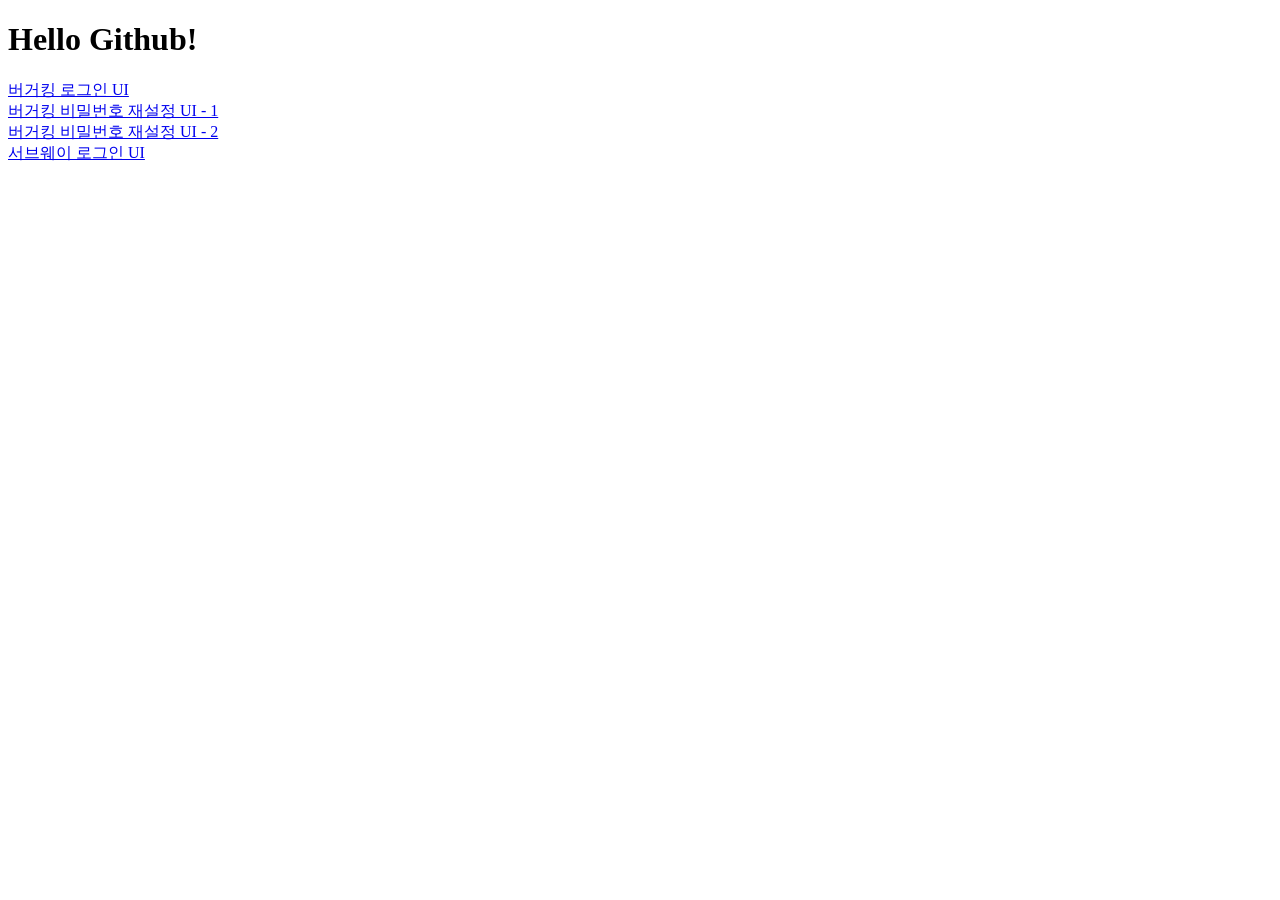
<file: index.html>
<!DOCTYPE html>
<html lang="ko">
<head>
    <meta charset="UTF-8">
    <meta name="viewport" content="width=device-width, initial-scale=1.0">
    <title>찐망고 클래스</title>
    <style>
        a { display: block; }
    </style>
</head>
<body>
    <h1>Hello Github!</h1>
    <a href="bergerking/login.html">버거킹 로그인 UI</a>
    <a href="bergerking/password_reset_1.html">버거킹 비밀번호 재설정 UI - 1</a>
    <a href="bergerking/password_reset_2.html">버거킹 비밀번호 재설정 UI - 2</a>
    <a href="subway/login.html">서브웨이 로그인 UI</a>
</body>
</html>
</file>
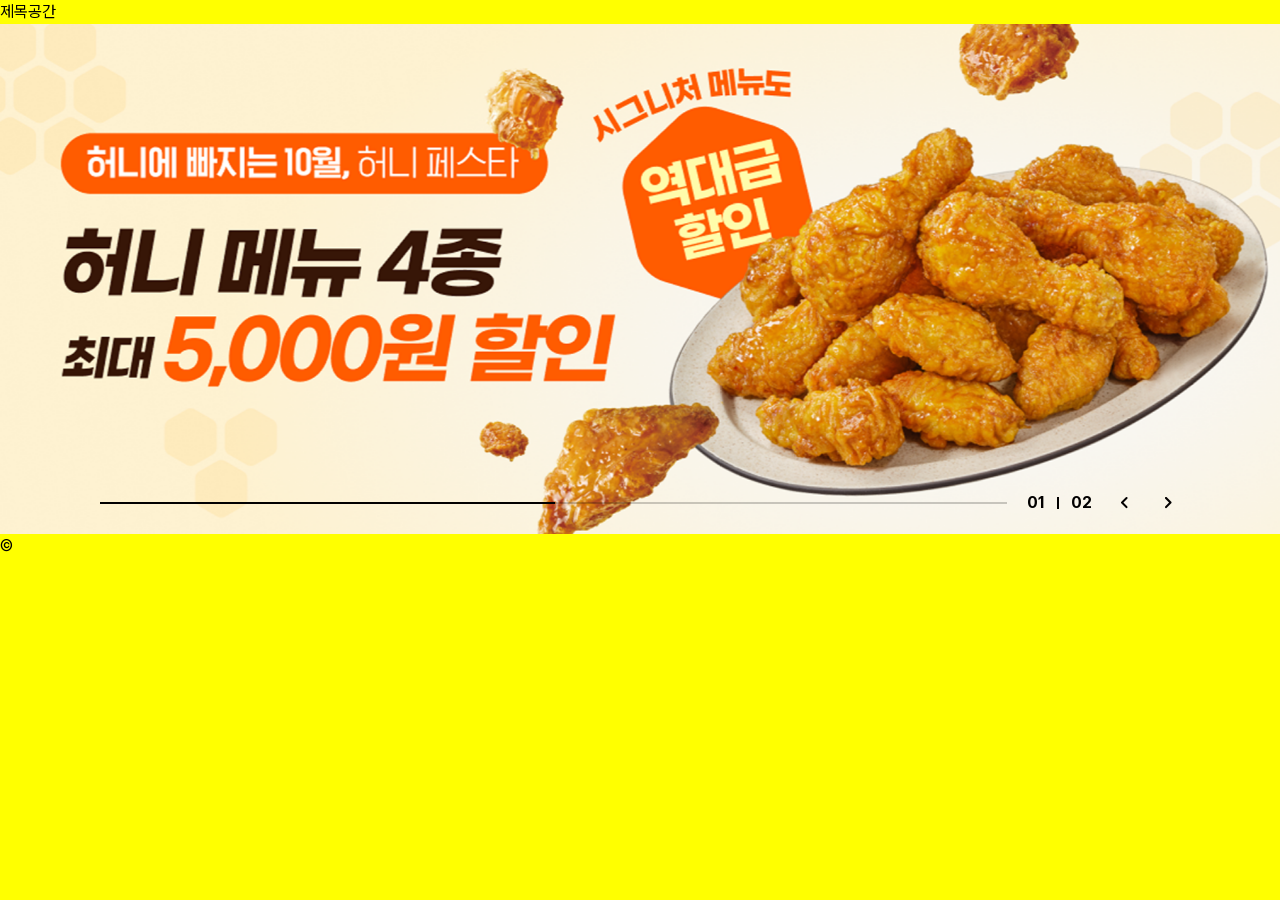
<file: kyochon/index.html>
<!DOCTYPE html>
<html lang="en">
<head>
    <meta charset="UTF-8">
    <meta name="viewport" content="width=device-width, initial-scale=1.0">
    <title>교촌치킨리뉴얼포트폴리오</title>
    <link rel="stylesheet" href="../css/default.css">
    <link rel="stylesheet" href="../npm/swiper/swiper-bundle.min.css">
    <link rel="stylesheet" href="../font/css/pretendardvariable.css">
    <link rel="stylesheet" href="css/main.css">  
    <script src="../npm/swiper/swiper-bundle.min.js"></script>  
</head>
<body>
    <div id="wrap">
        <header>제목공간</header>
        <main>
            <div class="hero-sec">
                <!-- Slider main container -->
                <div class="swiper visual">
                    <!-- Additional required wrapper -->
                    <div class="swiper-wrapper">
                        <!-- Slides -->
                        <div class="swiper-slide">
                            <img src="img/visual01.png" alt="할인배너" class="pc">
                            <img src="img/m_visual01.png" alt="모바일할인배너" class="mo">
                        </div>
                        <div class="swiper-slide">
                            <img src="img/visual02.png" alt="달콤고구마" class="pc">
                            <img src="img/m_visual02.png" alt="모바일달콤고구마" class="mo">
                        </div>
                    </div>
                    <!-- Figma hero controls: progress / slide count / arrows -->
                    <div class="hero-controls">
                        <div class="swiper-scrollbar" aria-label="슬라이드 진행 상태"></div>
                        <div class="swiper-pagination" aria-label="현재 슬라이드"></div>
                        <div class="hero-navigation">
                            <button type="button" class="swiper-button-prev" aria-label="이전 슬라이드"></button>
                            <button type="button" class="swiper-button-next" aria-label="다음 슬라이드"></button>
                        </div>
                    </div>
                </div>
            </div>
        </main>
        <footer>&copy;</footer>
    </div>
    <script>
        const swiperHero = new Swiper('.hero-sec > .swiper', {
            // Optional parameters
            direction: 'horizontal',
            loop: true,

            // Current slide / total slide, matching the Figma counter
            pagination: {
                el: '.visual .swiper-pagination',
                type: 'fraction',
                formatFractionCurrent: number => String(number).padStart(2, '0'),
                formatFractionTotal: number => String(number).padStart(2, '0'),
                renderFraction: (currentClass, totalClass) =>
                    '<span class="' + currentClass + '"></span>' +
                    '<span class="hero-pagination-divider" aria-hidden="true"></span>' +
                    '<span class="' + totalClass + '"></span>',
            },

            // Navigation arrows
            navigation: {
                addIcons: false, // Swiper 기본 SVG 삽입 방지; 화살표는 CSS ::after 이미지 사용
                nextEl: '.visual .swiper-button-next',
                prevEl: '.visual .swiper-button-prev',
            },

            // Thin draggable progress track
            scrollbar: {
                el: '.visual .swiper-scrollbar',
                draggable: true,
                hide: false,
                snapOnRelease: true,
            },
        });
    </script>
</body>
</html>
</file>
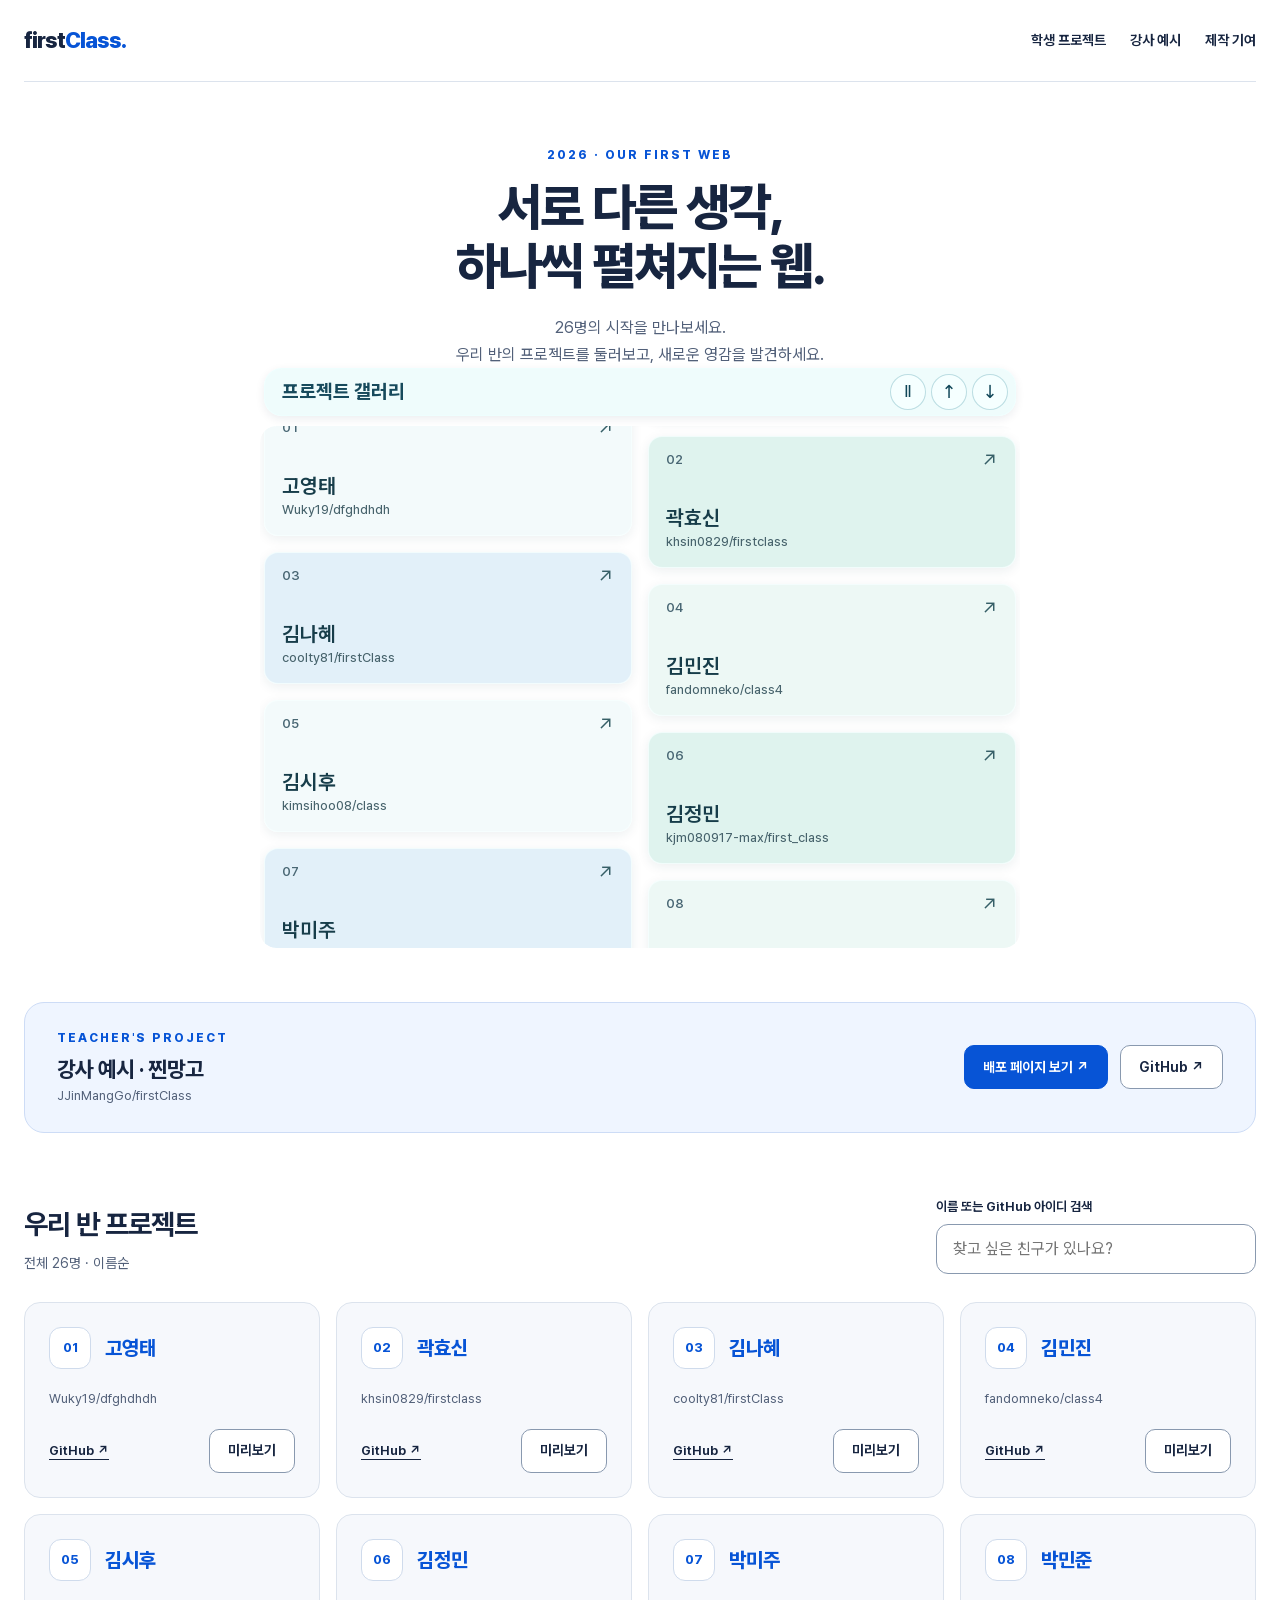
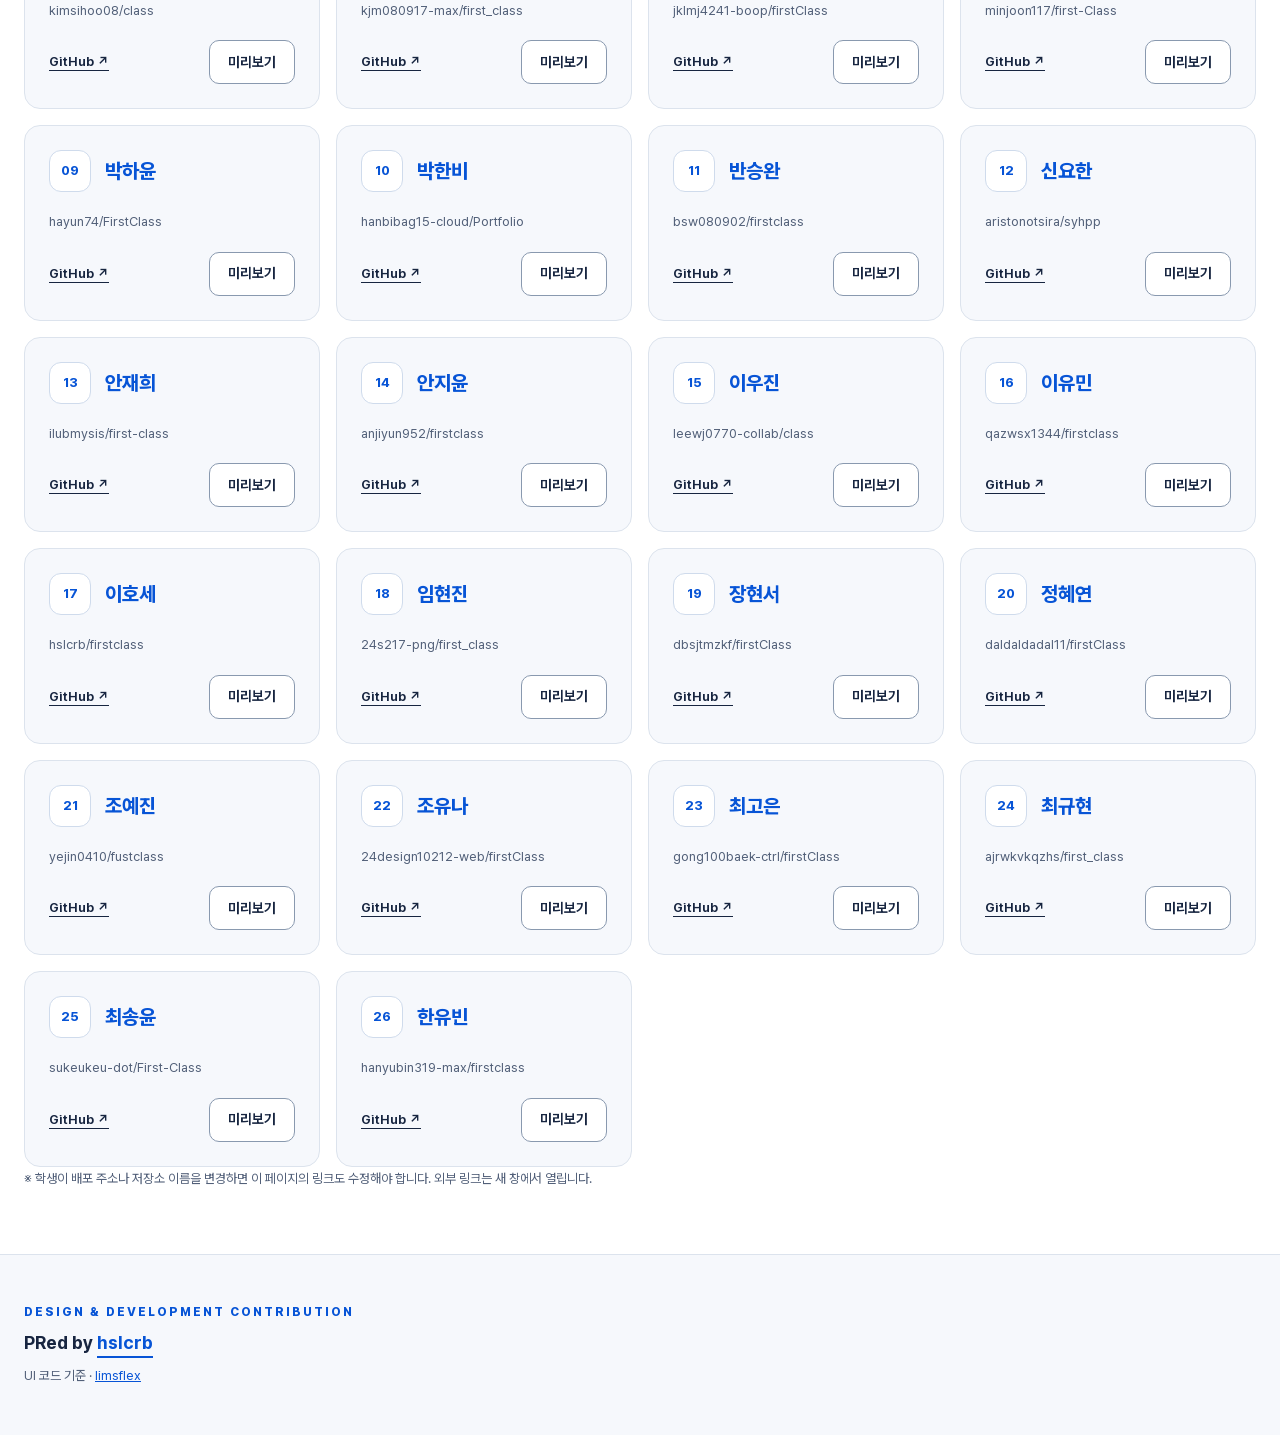
<file: students.html>
<!DOCTYPE html>
<html lang="ko">
<head>
    <meta charset="UTF-8">
    <meta name="viewport" content="width=device-width, initial-scale=1.0">
    <meta name="description" content="2026 채용연계 웹 콘텐츠 교육, 26명의 학생 프로젝트와 강사 예시를 한곳에서 만나보세요.">
    <title>우리의 첫 번째 웹 · 학생 프로젝트</title>
    <link rel="stylesheet" href="font/css/pretendardvariable.css">
    <link rel="stylesheet" href="css/default.css">
    <!-- UI conventions: https://github.com/hslcrb/limsflex
         Only students.html is changed. The original emblem is embedded without altering its artwork.
         Student cards below remain the source of truth and work without JavaScript.
         Visual reference: https://korean.visitkorea.or.kr/main/main.do (layered card carousel).
         GitHub OG images are repository previews, not deployment screenshots. -->
    <style>

:root {
    --ink: #172540;
    --muted: #526079;
    --blue: #0754d6;
    --line: #dce3ed;
    --paper: #f6f8fc;
}
html, body {
    overflow-x: visible;
}
body {
    font-family: "Pretendard Variable", system-ui, sans-serif;
    color: var(--ink);
    background: #fff;
}
button, a, input {
    touch-action: manipulation;
}
a:hover {
    text-decoration: underline;
}
:focus-visible {
    outline: 3px solid var(--blue);
    outline-offset: 5px;
}
.wrap {
    width: min(1280px, calc(100% - 48px));
    margin-inline: auto;
}
.skip-link {
    position: absolute;
    top: -100px;
    left: 20px;
    z-index: 100;
    padding: 12px;
    background: #fff;
}
.skip-link:focus {
    top: 12px;
}
.site-header {
    display: flex;
    flex-wrap: wrap;
    align-items: center;
    justify-content: space-between;
    gap: 16px;
    padding-block: 24px;
    border-bottom: 1px solid var(--line);
}
.brand {
    font-size: 22px;
    font-weight: 850;
    letter-spacing: -1px;
}
.brand span, .eyebrow {
    color: var(--blue);
}
.site-nav {
    display: flex;
    flex-wrap: wrap;
    gap: 24px;
    font-size: 14px;
    font-weight: 650;
}
.hero-heading {
    padding-top: 64px;
    text-align: center;
}
.eyebrow {
    font-size: 12px;
    font-weight: 800;
    letter-spacing: 2px;
}
h1 {
    margin-top: 14px;
    font-size: clamp(32px, 4vw, 56px);
    font-weight: 800;
    line-height: 1.15;
    letter-spacing: -2px;
}
.desc {
    margin-top: 18px;
    color: var(--muted);
    line-height: 1.7;
}
.showcase {
    width: min(100%, 760px);
    min-width: 0;
    margin-inline: auto;
    color: #123f51;
}
.gallery-bar, .gallery-controls, .project-actions {
    display: flex;
    align-items: center;
}
.gallery-bar {
    justify-content: space-between;
    gap: 12px;
    margin: 0 4px 10px;
    padding: 5px 7px 5px 17px;
    border: 1px solid rgb(238 255 255 / 75%);
    border-radius: 18px;
    background: rgb(238 252 252 / 92%);
    color: #174a5c;
    box-shadow: 0 3px 10px rgb(7 40 61 / 8%);
}
.gallery-bar h2 {
    margin: 0;
    font-size: clamp(17px, 1.5vw, 22px);
    font-weight: 730;
    letter-spacing: normal;
    color: inherit;
}
.gallery-controls { gap: 5px; }
.gallery-control {
    display: grid;
    place-items: center;
    width: 36px;
    height: 36px;
    border: 1px solid rgb(101 170 183 / 40%);
    border-radius: 50%;
    background: rgb(245 255 255 / 90%);
    color: #104658;
    cursor: pointer;
}
.gallery-control:hover { background: #d3f5f4; }
.gallery-control > span {
    font: 500 18px/1 system-ui, sans-serif;
}
.gallery-control .pause-icon { font-size: 16px; }
.gallery-control .play-icon { font-size: 13px; }
.coverflow {
    --rail-gap: clamp(10px, 1.25vw, 18px);
    position: relative;
    height: clamp(330px, 58svh, 540px);
    overflow-x: hidden;
    overflow-y: auto;
    scrollbar-width: none;
    overflow-anchor: none;
    touch-action: pan-y pinch-zoom;
    border-radius: 16px;
}
.coverflow::-webkit-scrollbar { display: none; }
.gallery-grid {
    display: grid;
    gap: var(--rail-gap);
    padding: 4px 4px 48px;
}
.gallery-row {
    display: grid;
    grid-template-columns: repeat(2, minmax(0, 1fr));
    align-items: start;
    gap: var(--rail-gap);
}
.coverflow.is-dragging, .coverflow.is-dragging .cover-card { cursor: grabbing; }
.gallery-control .play-icon, .gallery-control[aria-pressed="true"] .pause-icon { display: none; }
.gallery-control[aria-pressed="true"] .play-icon { display: block; }
.cover-card {
    --pane-color: rgb(240 249 250 / 79%);
    display: grid;
    grid-template-columns: minmax(0, 1fr) auto;
    grid-template-rows: 1fr auto auto;
    align-items: start;
    width: 100%;
    min-width: 0;
    height: 132px;
    padding: 15px 17px 16px;
    overflow: hidden;
    border: 1px solid rgb(247 255 255 / 80%);
    border-radius: 14px;
    background-color: var(--pane-color);
    -webkit-backdrop-filter: blur(12px);
    backdrop-filter: blur(12px);
    color: #173d4a;
    font-family: inherit;
    letter-spacing: normal;
    line-height: 1.3;
    text-align: start;
    cursor: pointer;
    box-shadow: 0 3px 12px rgb(26 64 72 / 8%);
    touch-action: pan-y pinch-zoom;
    user-select: none;
}
.cover-card[data-tint="1"] { --pane-color: rgb(217 241 235 / 84%); }
.cover-card[data-tint="2"] { --pane-color: rgb(221 237 248 / 84%); }
.cover-card[data-tint="3"] { --pane-color: rgb(234 247 244 / 84%); }
.cover-card:nth-child(even) { transform: translateY(32px); }
.cover-card:hover { border-color: #9ec4ca; }
.cover-card:focus-visible {
    outline: 3px solid #0086ae;
    outline-offset: 1px;
}
.cover-index {
    grid-area: 1 / 1;
    color: #496774;
    font-size: 13px;
    font-weight: 550;
    font-variant-numeric: tabular-nums;
}
.cover-name {
    grid-area: 2 / 1 / 3 / -1;
    font-size: clamp(20px, 1.6vw, 22px);
    font-weight: 640;
}
.cover-repo {
    grid-area: 3 / 1 / 4 / -1;
    min-width: 0;
    margin-top: 3px;
    overflow: hidden;
    color: #47636c;
    font-size: 13px;
    font-weight: 450;
    text-overflow: ellipsis;
    white-space: nowrap;
}
.cover-arrow {
    grid-area: 1 / 2;
    color: #365f67;
    font-size: 19px;
    line-height: 1;
}
.project-actions {
    flex-wrap: wrap;
    justify-content: center;
    gap: 12px;
    margin-top: 14px;
}
.action-link, .preview-button {
    display: inline-flex;
    align-items: center;
    justify-content: center;
    min-height: 44px;
    padding: 10px 18px;
    border: 1px solid #8999af;
    border-radius: 10px;
    font-size: 14px;
    font-weight: 650;
    background: #fff;
}
.action-link.primary {
    color: #fff;
    background: var(--blue);
    border-color: var(--blue);
}
.help-text {
    margin-top: 18px;
    color: var(--muted);
    font-size: 13px;
    text-align: center;
}
.teacher {
    display: flex;
    flex-wrap: wrap;
    justify-content: space-between;
    align-items: center;
    gap: 20px;
    padding: 26px 32px;
    margin-top: 54px;
    border: 1px solid #cddcf6;
    border-radius: 20px;
    background: #eff5ff;
}
.teacher h2 {
    margin-top: 6px;
    font-size: 22px;
}
.teacher .project-actions {
    margin: 0;
}
.directory {
    margin-block: 64px;
    scroll-margin-top: 24px;
}
.section-heading {
    display: flex;
    flex-wrap: wrap;
    align-items: end;
    justify-content: space-between;
    gap: 24px;
    margin-bottom: 28px;
}
h2 {
    font-size: 28px;
    letter-spacing: -0.7px;
}
.section-heading p {
    margin-top: 8px;
    color: var(--muted);
    font-size: 14px;
}
.search-box {
    flex: 0 1 320px;
    min-width: 0;
}
.search-box label {
    display: block;
    font-size: 13px;
    font-weight: 650;
    margin-bottom: 8px;
}
.search-box input {
    width: 100%;
    min-height: 48px;
    border: 1px solid #8999af;
    border-radius: 12px;
    padding: 12px 16px;
    background: #fff;
}
.grid {
    display: grid;
    grid-template-columns: repeat(auto-fit, minmax(min(100%, 260px), 1fr));
    gap: 16px;
}
.card {
    display: flex;
    flex-direction: column;
    gap: 20px;
    padding: 24px;
    min-width: 0;
    background: var(--paper);
    border: 1px solid var(--line);
    border-radius: 16px;
}
.card:hover {
    border-color: #8aa9db;
    background: #f0f5ff;
}
.card-top {
    display: flex;
    align-items: center;
    gap: 14px;
}
.card-index {
    display: grid;
    place-items: center;
    width: 42px;
    height: 42px;
    border: 1px solid #cfdbec;
    border-radius: 12px;
    color: var(--blue);
    background: #fff;
    font-size: 13px;
    font-weight: 750;
}
.name {
    color: var(--blue);
    font-size: 20px;
    font-weight: 750;
}
.repo {
    color: var(--muted);
    overflow-wrap: anywhere;
    font-size: 13px;
}
.card-links {
    display: flex;
    flex-wrap: wrap;
    align-items: center;
    justify-content: space-between;
    gap: 8px;
    margin-top: auto;
    font-size: 13px;
    font-weight: 650;
}
.github {
    display: inline-flex;
    align-items: center;
    min-height: 44px;
    text-decoration: underline;
    text-underline-offset: 4px;
}
.empty-state {
    padding: 40px;
    border: 1px dashed #8999af;
    border-radius: 16px;
    text-align: center;
}
.signature {
    display: flex;
    align-items: center;
    justify-content: flex-start;
    flex-wrap: wrap;
    gap: 36px;
    padding: 48px 24px;
    border-top: 1px solid var(--line);
    background: #f6f8fc;
}
.emblem {
    width: 136px;
    height: 136px;
    object-fit: contain;
}
.credit {
    margin-block: 8px; 
    font-size: clamp(18px, 1vw, 25px);
    font-weight: 700;
}
.credit a {
    color: var(--blue);
    text-decoration: underline;
    text-decoration-thickness: 2px;
    text-underline-offset: 7px;
}
.note {
    color: var(--muted);
    font-size: 13px;
    line-height: 1.8;
}
.note a {
    color: var(--blue);
    text-decoration: underline;
}
dialog {
    width: min(1100px, calc(100% - 24px));
    max-height: calc(100dvh - 24px);
    margin: auto;
    padding: 20px;
    border: 1px solid var(--line);
    border-radius: 20px;
    color: var(--ink);
    background: #fff;
}
dialog::backdrop {
    background: rgb(15 25 45 / 65%);
}
.dialog-heading {
    display: flex;
    flex-wrap: wrap;
    align-items: center;
    justify-content: space-between;
    gap: 16px;
    margin-bottom: 16px;
}
.preview-frame {
    display: block;
    width: 100%;
    height: min(60dvh, 650px);
    margin-top: 16px;
    border: 1px solid var(--line);
    background: #f6f8fc;
}
@media (max-width: 760px) {
    .wrap {
        width: calc(100% - 32px);
    }
    .hero-heading {
        padding-top: 40px;
    }
    .showcase { width: min(100%, 620px); }
    .cover-card { height: 112px; padding: 13px 14px; }
    .cover-name { font-size: 19px; }
    .cover-repo { font-size: 12px; }
    .teacher {
        padding: 24px;
    }
    .signature {
        text-align: center;
        gap: 20px;
    }
}
@media (max-width: 420px) {
    .site-nav {
        gap: 16px;
    }
    .cover-card { border-radius: 11px; }
    .cover-card:nth-child(even) { transform: translateY(24px); }
    .search-box {
        flex-basis: 100%;
    }
}
@media (prefers-reduced-motion: reduce) {
    .cover-card {
        transition: none;
    }
}

    </style>
</head>
<body>
    <a class="skip-link" href="#student-projects">학생 프로젝트 목록 바로가기</a>
    <header class="site-header wrap" id="site-header">
        <a class="brand" href="index.html">first<span>Class.</span></a>
        <nav class="site-nav" id="page-navigation" aria-label="페이지 탐색">
            <a href="#student-projects">학생 프로젝트</a>
            <a href="#teacher-project">강사 예시</a>
            <a href="#contributor">제작 기여</a>
        </nav>
    </header>
    <main>
        <div class="hero-heading wrap">
            <p class="eyebrow">2026 · OUR FIRST WEB</p>
            <h1>서로 다른 생각,<br>하나씩 펼쳐지는 웹.</h1>
            <p class="desc">26명의 시작을 만나보세요.<br>우리 반의 프로젝트를 둘러보고, 새로운 영감을 발견하세요.</p>
        </div>
        <section class="showcase" id="project-showcase" aria-label="학생 프로젝트 캐러셀" hidden>
            <div class="gallery-bar">
                <h2 id="gallery-title">프로젝트 갤러리</h2>
                <div class="gallery-controls">
                    <button type="button" class="gallery-control" id="gallery-playback" aria-label="자동 이동 일시정지" aria-pressed="false" aria-controls="coverflow">
                        <span class="pause-icon" aria-hidden="true">Ⅱ</span>
                        <span class="play-icon" aria-hidden="true">▶</span>
                    </button>
                    <button type="button" class="gallery-control" id="previous-project" aria-label="이전 프로젝트 행" aria-controls="coverflow">
                        <span aria-hidden="true">↑</span>
                    </button>
                    <button type="button" class="gallery-control" id="next-project" aria-label="다음 프로젝트 행" aria-controls="coverflow">
                        <span aria-hidden="true">↓</span>
                    </button>
                </div>
            </div>
            <div class="coverflow" id="coverflow" role="region" aria-roledescription="캐러셀" aria-labelledby="gallery-title" tabindex="0">
                <div class="gallery-grid" id="gallery-grid"></div>
            </div>
        </section>
        <div class="wrap">
            <section class="teacher" id="teacher-project" aria-labelledby="teacher-title">
                <div>
                    <p class="eyebrow">TEACHER'S PROJECT</p>
                    <h2 id="teacher-title">강사 예시 · 찐망고</h2>
                    <p class="repo">JJinMangGo/firstClass</p>
                </div>
                <div class="project-actions">
                    <a class="action-link primary" href="https://jjinmanggo.github.io/firstClass/" target="_blank" rel="noopener noreferrer">배포 페이지 보기 ↗</a>
                    <a class="action-link" href="https://github.com/JJinMangGo/firstClass" target="_blank" rel="noopener noreferrer">GitHub ↗</a>
                </div>
            </section>
            <section class="directory" id="student-projects" aria-labelledby="directory-title">
                <div class="section-heading">
                    <div>
                        <h2 id="directory-title">우리 반 프로젝트</h2>
                        <p id="result-count" role="status">전체 26명 · 이름순</p>
                    </div>
                    <div class="search-box" id="project-search" hidden>
                        <label for="student-search">이름 또는 GitHub 아이디 검색</label>
                        <input type="search" id="student-search" name="student-search" placeholder="찾고 싶은 친구가 있나요?" autocomplete="off">
                    </div>
                </div>
                <div class="grid" id="student-grid">
                    <article class="card" id="student-wuky19">
                        <div class="card-top">
                            <span class="card-index" aria-hidden="true">01</span>
                            <h3><a class="name" href="https://Wuky19.github.io/dfghdhdh/" target="_blank" rel="noopener noreferrer">고영태</a></h3>
                        </div>
                        <p class="repo">Wuky19/dfghdhdh</p>
                        <div class="card-links">
                            <a class="github" href="https://github.com/Wuky19/dfghdhdh" target="_blank" rel="noopener noreferrer" aria-label="고영태 GitHub 저장소 새 창 열기">GitHub ↗</a>
                            <button type="button" class="preview-button" data-student-index="0" aria-label="고영태 사이트 미리보기" hidden>미리보기</button>
                        </div>
                    </article>
                    <article class="card" id="student-khsin0829">
                        <div class="card-top">
                            <span class="card-index" aria-hidden="true">02</span>
                            <h3><a class="name" href="https://khsin0829.github.io/firstclass/" target="_blank" rel="noopener noreferrer">곽효신</a></h3>
                        </div>
                        <p class="repo">khsin0829/firstclass</p>
                        <div class="card-links">
                            <a class="github" href="https://github.com/khsin0829/firstclass" target="_blank" rel="noopener noreferrer" aria-label="곽효신 GitHub 저장소 새 창 열기">GitHub ↗</a>
                            <button type="button" class="preview-button" data-student-index="1" aria-label="곽효신 사이트 미리보기" hidden>미리보기</button>
                        </div>
                    </article>
                    <article class="card" id="student-coolty81">
                        <div class="card-top">
                            <span class="card-index" aria-hidden="true">03</span>
                            <h3><a class="name" href="https://coolty81.github.io/firstClass/" target="_blank" rel="noopener noreferrer">김나혜</a></h3>
                        </div>
                        <p class="repo">coolty81/firstClass</p>
                        <div class="card-links">
                            <a class="github" href="https://github.com/coolty81/firstClass" target="_blank" rel="noopener noreferrer" aria-label="김나혜 GitHub 저장소 새 창 열기">GitHub ↗</a>
                            <button type="button" class="preview-button" data-student-index="2" aria-label="김나혜 사이트 미리보기" hidden>미리보기</button>
                        </div>
                    </article>
                    <article class="card" id="student-fandomneko">
                        <div class="card-top">
                            <span class="card-index" aria-hidden="true">04</span>
                            <h3><a class="name" href="https://fandomneko.github.io/class4/" target="_blank" rel="noopener noreferrer">김민진</a></h3>
                        </div>
                        <p class="repo">fandomneko/class4</p>
                        <div class="card-links">
                            <a class="github" href="https://github.com/fandomneko/class4" target="_blank" rel="noopener noreferrer" aria-label="김민진 GitHub 저장소 새 창 열기">GitHub ↗</a>
                            <button type="button" class="preview-button" data-student-index="3" aria-label="김민진 사이트 미리보기" hidden>미리보기</button>
                        </div>
                    </article>
                    <article class="card" id="student-kimsihoo08">
                        <div class="card-top">
                            <span class="card-index" aria-hidden="true">05</span>
                            <h3><a class="name" href="https://kimsihoo08.github.io/class/" target="_blank" rel="noopener noreferrer">김시후</a></h3>
                        </div>
                        <p class="repo">kimsihoo08/class</p>
                        <div class="card-links">
                            <a class="github" href="https://github.com/kimsihoo08/class" target="_blank" rel="noopener noreferrer" aria-label="김시후 GitHub 저장소 새 창 열기">GitHub ↗</a>
                            <button type="button" class="preview-button" data-student-index="4" aria-label="김시후 사이트 미리보기" hidden>미리보기</button>
                        </div>
                    </article>
                    <article class="card" id="student-kjm080917-max">
                        <div class="card-top">
                            <span class="card-index" aria-hidden="true">06</span>
                            <h3><a class="name" href="https://kjm080917-max.github.io/first_class/" target="_blank" rel="noopener noreferrer">김정민</a></h3>
                        </div>
                        <p class="repo">kjm080917-max/first_class</p>
                        <div class="card-links">
                            <a class="github" href="https://github.com/kjm080917-max/first_class" target="_blank" rel="noopener noreferrer" aria-label="김정민 GitHub 저장소 새 창 열기">GitHub ↗</a>
                            <button type="button" class="preview-button" data-student-index="5" aria-label="김정민 사이트 미리보기" hidden>미리보기</button>
                        </div>
                    </article>
                    <article class="card" id="student-jklmj4241-boop">
                        <div class="card-top">
                            <span class="card-index" aria-hidden="true">07</span>
                            <h3><a class="name" href="https://jklmj4241-boop.github.io/firstClass/" target="_blank" rel="noopener noreferrer">박미주</a></h3>
                        </div>
                        <p class="repo">jklmj4241-boop/firstClass</p>
                        <div class="card-links">
                            <a class="github" href="https://github.com/jklmj4241-boop/firstClass" target="_blank" rel="noopener noreferrer" aria-label="박미주 GitHub 저장소 새 창 열기">GitHub ↗</a>
                            <button type="button" class="preview-button" data-student-index="6" aria-label="박미주 사이트 미리보기" hidden>미리보기</button>
                        </div>
                    </article>
                    <article class="card" id="student-minjoon117">
                        <div class="card-top">
                            <span class="card-index" aria-hidden="true">08</span>
                            <h3><a class="name" href="https://minjoon117.github.io/first-Class/" target="_blank" rel="noopener noreferrer">박민준</a></h3>
                        </div>
                        <p class="repo">minjoon117/first-Class</p>
                        <div class="card-links">
                            <a class="github" href="https://github.com/minjoon117/first-Class" target="_blank" rel="noopener noreferrer" aria-label="박민준 GitHub 저장소 새 창 열기">GitHub ↗</a>
                            <button type="button" class="preview-button" data-student-index="7" aria-label="박민준 사이트 미리보기" hidden>미리보기</button>
                        </div>
                    </article>
                    <article class="card" id="student-hayun74">
                        <div class="card-top">
                            <span class="card-index" aria-hidden="true">09</span>
                            <h3><a class="name" href="https://hayun74.github.io/FirstClass/" target="_blank" rel="noopener noreferrer">박하윤</a></h3>
                        </div>
                        <p class="repo">hayun74/FirstClass</p>
                        <div class="card-links">
                            <a class="github" href="https://github.com/hayun74/FirstClass" target="_blank" rel="noopener noreferrer" aria-label="박하윤 GitHub 저장소 새 창 열기">GitHub ↗</a>
                            <button type="button" class="preview-button" data-student-index="8" aria-label="박하윤 사이트 미리보기" hidden>미리보기</button>
                        </div>
                    </article>
                    <article class="card" id="student-hanbibag15-cloud">
                        <div class="card-top">
                            <span class="card-index" aria-hidden="true">10</span>
                            <h3><a class="name" href="https://hanbibag15-cloud.github.io/Portfolio/" target="_blank" rel="noopener noreferrer">박한비</a></h3>
                        </div>
                        <p class="repo">hanbibag15-cloud/Portfolio</p>
                        <div class="card-links">
                            <a class="github" href="https://github.com/hanbibag15-cloud/Portfolio" target="_blank" rel="noopener noreferrer" aria-label="박한비 GitHub 저장소 새 창 열기">GitHub ↗</a>
                            <button type="button" class="preview-button" data-student-index="9" aria-label="박한비 사이트 미리보기" hidden>미리보기</button>
                        </div>
                    </article>
                    <article class="card" id="student-bsw080902">
                        <div class="card-top">
                            <span class="card-index" aria-hidden="true">11</span>
                            <h3><a class="name" href="https://bsw080902.github.io/firstclass/" target="_blank" rel="noopener noreferrer">반승완</a></h3>
                        </div>
                        <p class="repo">bsw080902/firstclass</p>
                        <div class="card-links">
                            <a class="github" href="https://github.com/bsw080902/firstclass" target="_blank" rel="noopener noreferrer" aria-label="반승완 GitHub 저장소 새 창 열기">GitHub ↗</a>
                            <button type="button" class="preview-button" data-student-index="10" aria-label="반승완 사이트 미리보기" hidden>미리보기</button>
                        </div>
                    </article>
                    <article class="card" id="student-iastron">
                        <div class="card-top">
                            <span class="card-index" aria-hidden="true">12</span>
                            <h3><a class="name" href="https://aristonotsira.github.io/syhpp/" target="_blank" rel="noopener noreferrer">신요한</a></h3>
                        </div>
                        <p class="repo">aristonotsira/syhpp</p>
                        <div class="card-links">
                            <a class="github" href="https://github.com/AristonotsirA" target="_blank" rel="noopener noreferrer" aria-label="신요한 GitHub 저장소 새 창 열기">GitHub ↗</a>
                            <button type="button" class="preview-button" data-student-index="11" aria-label="신요한 사이트 미리보기" hidden>미리보기</button>
                        </div>
                    </article>
                    <article class="card" id="student-ilubmysis">
                        <div class="card-top">
                            <span class="card-index" aria-hidden="true">13</span>
                            <h3><a class="name" href="https://ilubmysis.github.io/first-class/" target="_blank" rel="noopener noreferrer">안재희</a></h3>
                        </div>
                        <p class="repo">ilubmysis/first-class</p>
                        <div class="card-links">
                            <a class="github" href="https://github.com/ilubmysis/first-class/" target="_blank" rel="noopener noreferrer" aria-label="안재희 GitHub 저장소 새 창 열기">GitHub ↗</a>
                            <button type="button" class="preview-button" data-student-index="12" aria-label="안재희 사이트 미리보기" hidden>미리보기</button>
                        </div>
                    </article>
                    <article class="card" id="student-anjiyun952">
                        <div class="card-top">
                            <span class="card-index" aria-hidden="true">14</span>
                            <h3><a class="name" href="https://anjiyun952.github.io/firstclass/" target="_blank" rel="noopener noreferrer">안지윤</a></h3>
                        </div>
                        <p class="repo">anjiyun952/firstclass</p>
                        <div class="card-links">
                            <a class="github" href="https://github.com/anjiyun952/firstclass" target="_blank" rel="noopener noreferrer" aria-label="안지윤 GitHub 저장소 새 창 열기">GitHub ↗</a>
                            <button type="button" class="preview-button" data-student-index="13" aria-label="안지윤 사이트 미리보기" hidden>미리보기</button>
                        </div>
                    </article>
                    <article class="card" id="student-leewj0770-collab">
                        <div class="card-top">
                            <span class="card-index" aria-hidden="true">15</span>
                            <h3><a class="name" href="https://leewj0770-collab.github.io/class/" target="_blank" rel="noopener noreferrer">이우진</a></h3>
                        </div>
                        <p class="repo">leewj0770-collab/class</p>
                        <div class="card-links">
                            <a class="github" href="https://github.com/leewj0770-collab/class" target="_blank" rel="noopener noreferrer" aria-label="이우진 GitHub 저장소 새 창 열기">GitHub ↗</a>
                            <button type="button" class="preview-button" data-student-index="14" aria-label="이우진 사이트 미리보기" hidden>미리보기</button>
                        </div>
                    </article>
                    <article class="card" id="student-qazwsx1344">
                        <div class="card-top">
                            <span class="card-index" aria-hidden="true">16</span>
                            <h3><a class="name" href="https://qazwsx1344.github.io/firstclass/" target="_blank" rel="noopener noreferrer">이유민</a></h3>
                        </div>
                        <p class="repo">qazwsx1344/firstclass</p>
                        <div class="card-links">
                            <a class="github" href="https://github.com/qazwsx1344/firstclass" target="_blank" rel="noopener noreferrer" aria-label="이유민 GitHub 저장소 새 창 열기">GitHub ↗</a>
                            <button type="button" class="preview-button" data-student-index="15" aria-label="이유민 사이트 미리보기" hidden>미리보기</button>
                        </div>
                    </article>
                    <article class="card" id="student-hslcrb">
                        <div class="card-top">
                            <span class="card-index" aria-hidden="true">17</span>
                            <h3><a class="name" href="https://first.rhee.life/" target="_blank" rel="noopener noreferrer">이호세</a></h3>
                        </div>
                        <p class="repo">hslcrb/firstclass</p>
                        <div class="card-links">
                            <a class="github" href="https://github.com/hslcrb/firstclass" target="_blank" rel="noopener noreferrer" aria-label="이호세 GitHub 저장소 새 창 열기">GitHub ↗</a>
                            <button type="button" class="preview-button" data-student-index="16" aria-label="이호세 사이트 미리보기" hidden>미리보기</button>
                        </div>
                    </article>
                    <article class="card" id="student-24s217-png">
                        <div class="card-top">
                            <span class="card-index" aria-hidden="true">18</span>
                            <h3><a class="name" href="https://24s217-png.github.io/first_class/" target="_blank" rel="noopener noreferrer">임현진</a></h3>
                        </div>
                        <p class="repo">24s217-png/first_class</p>
                        <div class="card-links">
                            <a class="github" href="https://github.com/24s217-png/first_class" target="_blank" rel="noopener noreferrer" aria-label="임현진 GitHub 저장소 새 창 열기">GitHub ↗</a>
                            <button type="button" class="preview-button" data-student-index="17" aria-label="임현진 사이트 미리보기" hidden>미리보기</button>
                        </div>
                    </article>
                    <article class="card" id="student-dbsjtmzkf">
                        <div class="card-top">
                            <span class="card-index" aria-hidden="true">19</span>
                            <h3><a class="name" href="https://dbsjtmzkf.github.io/firstClass/" target="_blank" rel="noopener noreferrer">장현서</a></h3>
                        </div>
                        <p class="repo">dbsjtmzkf/firstClass</p>
                        <div class="card-links">
                            <a class="github" href="https://github.com/dbsjtmzkf/firstClass" target="_blank" rel="noopener noreferrer" aria-label="장현서 GitHub 저장소 새 창 열기">GitHub ↗</a>
                            <button type="button" class="preview-button" data-student-index="18" aria-label="장현서 사이트 미리보기" hidden>미리보기</button>
                        </div>
                    </article>
                    <article class="card" id="student-daldaldadal11">
                        <div class="card-top">
                            <span class="card-index" aria-hidden="true">20</span>
                            <h3><a class="name" href="https://daldaldadal11.github.io/firstClass/" target="_blank" rel="noopener noreferrer">정혜연</a></h3>
                        </div>
                        <p class="repo">daldaldadal11/firstClass</p>
                        <div class="card-links">
                            <a class="github" href="https://github.com/daldaldadal11/firstClass" target="_blank" rel="noopener noreferrer" aria-label="정혜연 GitHub 저장소 새 창 열기">GitHub ↗</a>
                            <button type="button" class="preview-button" data-student-index="19" aria-label="정혜연 사이트 미리보기" hidden>미리보기</button>
                        </div>
                    </article>
                    <article class="card" id="student-yejin0410">
                        <div class="card-top">
                            <span class="card-index" aria-hidden="true">21</span>
                            <h3><a class="name" href="https://yejin0410.github.io/fustclass/" target="_blank" rel="noopener noreferrer">조예진</a></h3>
                        </div>
                        <p class="repo">yejin0410/fustclass</p>
                        <div class="card-links">
                            <a class="github" href="https://github.com/yejin0410/fustclass" target="_blank" rel="noopener noreferrer" aria-label="조예진 GitHub 저장소 새 창 열기">GitHub ↗</a>
                            <button type="button" class="preview-button" data-student-index="20" aria-label="조예진 사이트 미리보기" hidden>미리보기</button>
                        </div>
                    </article>
                    <article class="card" id="student-24design10212-web">
                        <div class="card-top">
                            <span class="card-index" aria-hidden="true">22</span>
                            <h3><a class="name" href="https://24design10212-web.github.io/firstClass/" target="_blank" rel="noopener noreferrer">조유나</a></h3>
                        </div>
                        <p class="repo">24design10212-web/firstClass</p>
                        <div class="card-links">
                            <a class="github" href="https://github.com/24design10212-web/firstClass" target="_blank" rel="noopener noreferrer" aria-label="조유나 GitHub 저장소 새 창 열기">GitHub ↗</a>
                            <button type="button" class="preview-button" data-student-index="21" aria-label="조유나 사이트 미리보기" hidden>미리보기</button>
                        </div>
                    </article>
                    <article class="card" id="student-gong100baek-ctrl">
                        <div class="card-top">
                            <span class="card-index" aria-hidden="true">23</span>
                            <h3><a class="name" href="https://gong100baek-ctrl.github.io/firstClass/" target="_blank" rel="noopener noreferrer">최고은</a></h3>
                        </div>
                        <p class="repo">gong100baek-ctrl/firstClass</p>
                        <div class="card-links">
                            <a class="github" href="https://github.com/gong100baek-ctrl/firstClass" target="_blank" rel="noopener noreferrer" aria-label="최고은 GitHub 저장소 새 창 열기">GitHub ↗</a>
                            <button type="button" class="preview-button" data-student-index="22" aria-label="최고은 사이트 미리보기" hidden>미리보기</button>
                        </div>
                    </article>
                    <article class="card" id="student-ajrwkvkqzhs">
                        <div class="card-top">
                            <span class="card-index" aria-hidden="true">24</span>
                            <h3><a class="name" href="https://first-class-site.pages.dev/" target="_blank" rel="noopener noreferrer">최규현</a></h3>
                        </div>
                        <p class="repo">ajrwkvkqzhs/first_class</p>
                        <div class="card-links">
                            <a class="github" href="https://github.com/ajrwkvkqzhs/first_class" target="_blank" rel="noopener noreferrer" aria-label="최규현 GitHub 저장소 새 창 열기">GitHub ↗</a>
                            <button type="button" class="preview-button" data-student-index="23" aria-label="최규현 사이트 미리보기" hidden>미리보기</button>
                        </div>
                    </article>
                    <article class="card" id="student-sukeukeu-dot">
                        <div class="card-top">
                            <span class="card-index" aria-hidden="true">25</span>
                            <h3><a class="name" href="https://sukeukeu-dot.github.io/First-Class/" target="_blank" rel="noopener noreferrer">최송윤</a></h3>
                        </div>
                        <p class="repo">sukeukeu-dot/First-Class</p>
                        <div class="card-links">
                            <a class="github" href="https://github.com/sukeukeu-dot/First-Class" target="_blank" rel="noopener noreferrer" aria-label="최송윤 GitHub 저장소 새 창 열기">GitHub ↗</a>
                            <button type="button" class="preview-button" data-student-index="24" aria-label="최송윤 사이트 미리보기" hidden>미리보기</button>
                        </div>
                    </article>
                    <article class="card" id="student-hanyubin319-max">
                        <div class="card-top">
                            <span class="card-index" aria-hidden="true">26</span>
                            <h3><a class="name" href="https://hanyubin319-max.github.io/firstclass/" target="_blank" rel="noopener noreferrer">한유빈</a></h3>
                        </div>
                        <p class="repo">hanyubin319-max/firstclass</p>
                        <div class="card-links">
                            <a class="github" href="https://github.com/hanyubin319-max/firstclass" target="_blank" rel="noopener noreferrer" aria-label="한유빈 GitHub 저장소 새 창 열기">GitHub ↗</a>
                            <button type="button" class="preview-button" data-student-index="25" aria-label="한유빈 사이트 미리보기" hidden>미리보기</button>
                        </div>
                    </article>
                </div>
                <p class="empty-state" id="empty-state" hidden>검색 결과가 없어요. 이름이나 아이디를 다시 입력해 주세요.</p>
                <p class="note">※ 학생이 배포 주소나 저장소 이름을 변경하면 이 페이지의 링크도 수정해야 합니다. 외부 링크는 새 창에서 열립니다.</p>
            </section>
        </div>
    </main>
    <footer class="signature" id="contributor">
         <div>
            <p class="eyebrow">DESIGN &amp; DEVELOPMENT CONTRIBUTION</p>
            <p class="credit">PRed by <a href="https://github.com/hslcrb" target="_blank" rel="noopener noreferrer">hslcrb</a></p>
            <p class="note">UI 코드 기준 · <a href="https://github.com/hslcrb/limsflex" target="_blank" rel="noopener noreferrer">limsflex</a></p>
        </div>
    </footer>
    <dialog id="preview-dialog" aria-labelledby="preview-title" aria-describedby="preview-help">
        <div class="dialog-heading">
            <h2 id="preview-title">사이트 미리보기</h2>
            <button type="button" class="preview-button" id="close-preview" autofocus>닫기 ✕</button>
        </div>
        <p class="note" id="preview-help">외부 사이트를 불러옵니다. 화면이 비어 있거나 기능이 제한되면 새 창으로 열어주세요.</p>
        <a class="github" id="preview-external" target="_blank" rel="noopener noreferrer">사이트 새 창으로 열기 ↗</a>
        <iframe class="preview-frame" id="preview-frame" title="학생 사이트 미리보기" sandbox="allow-scripts" referrerpolicy="no-referrer"></iframe>
    </dialog>
    <script>
    (() => {
        const cards = Array.from(document.querySelectorAll('#student-grid .card'));
        const students = cards.map((card) => ({
            name: card.querySelector('.name').textContent,
            url: card.querySelector('.name').href,
            repo: card.querySelector('.repo').textContent,
            github: card.querySelector('.github').href
        }));
        const stage = document.getElementById('coverflow');
        const dialog = document.getElementById('preview-dialog');
        const frame = document.getElementById('preview-frame');
        const search = document.getElementById('student-search');
        let trigger = null;
        const grid = document.getElementById('gallery-grid');
        const slides = students.map((student, index) => {
            const button = document.createElement('button');
            button.type = 'button';
            button.className = 'cover-card';
            button.setAttribute('aria-label', `${student.name} 사이트 미리보기`);
            button.dataset.tint = String(index % 4);
            const number = document.createElement('span');
            number.className = 'cover-index';
            number.textContent = String(index + 1).padStart(2, '0');
            const name = document.createElement('span');
            name.className = 'cover-name';
            name.textContent = student.name;
            const repo = document.createElement('span');
            repo.className = 'cover-repo';
            repo.textContent = student.repo;
            const arrow = document.createElement('span');
            arrow.className = 'cover-arrow';
            arrow.setAttribute('aria-hidden', 'true');
            arrow.textContent = '↗';
            button.append(number, arrow, name, repo);
            button.addEventListener('click', () => openPreview(index, button));
            if (index % 2 === 0) {
                const row = document.createElement('div');
                row.className = 'gallery-row';
                grid.append(row);
            }
            grid.lastElementChild.append(button);
            return button;
        });
        function openPreview(index, opener) {
            const student = students[index];
            trigger = opener;
            document.getElementById('preview-title').textContent = `${student.name} · 사이트 미리보기`;
            document.getElementById('preview-external').href = student.url;
            frame.title = `${student.name} 사이트 미리보기`;
            frame.src = student.url;
            dialog.showModal();
        }

        const playback = document.getElementById('gallery-playback');
        const motion = matchMedia('(prefers-reduced-motion: reduce)');
        let paused = motion.matches;
        let visible = false;
        let hovering = false;
        let interacting = false;
        let resumeTimer = 0;
        let request = 0;
        let previousTime = 0;
        let remainder = 0;
        let drag = null;
        let dragged = false;

        function rowHeight() {
            const first = grid.firstElementChild;
            return first?.nextElementSibling
                ? first.nextElementSibling.offsetTop - first.offsetTop
                : 0;
        }

        // Recycle complete rows beyond the viewport. Each student keeps a single button.
        function makeRoom() {
            const height = rowHeight();
            const max = stage.scrollHeight - stage.clientHeight;
            if (!height || max <= height * 3) return;
            if (stage.scrollTop < height) {
                grid.prepend(grid.lastElementChild);
                stage.scrollTop += height;
            } else if (stage.scrollTop > max - height) {
                grid.append(grid.firstElementChild);
                stage.scrollTop -= height;
            }
        }

        function moveRow(direction) {
            makeRoom();
            stage.scrollTop += rowHeight() * direction;
        }

        function canFlow() {
            return visible && !paused && !document.hidden && !dialog.open && !hovering &&
                !interacting && !stage.contains(document.activeElement);
        }

        function tick(time) {
            request = 0;
            if (!canFlow()) {
                previousTime = 0;
                return;
            }
            if (previousTime) {
                // Browsers round scrollTop. Carry fractions to keep the speed independent of refresh rate.
                remainder += Math.min(64, time - previousTime) * 0.018;
                if (remainder >= 1) {
                    makeRoom();
                    const pixels = Math.floor(remainder);
                    stage.scrollTop += pixels;
                    remainder -= pixels;
                }
            }
            previousTime = time;
            request = requestAnimationFrame(tick);
        }

        function updateFlow() {
            if (canFlow()) {
                if (!request) request = requestAnimationFrame(tick);
            } else {
                cancelAnimationFrame(request);
                previousTime = 0;
                request = 0;
            }
        }

        function setPaused(value) {
            paused = value;
            playback.setAttribute('aria-pressed', String(paused));
            playback.title = paused ? '자동 이동 재생' : '자동 이동 일시정지';
            updateFlow();
        }

        function waitForGesture() {
            clearTimeout(resumeTimer);
            interacting = true;
            updateFlow();
        }

        function resumeAfterGesture() {
            clearTimeout(resumeTimer);
            resumeTimer = setTimeout(() => {
                interacting = false;
                updateFlow();
            }, 1200);
        }

        playback.addEventListener('click', () => setPaused(!paused));
        motion.addEventListener('change', () => setPaused(motion.matches));
        document.getElementById('previous-project').addEventListener('click', () => moveRow(-1));
        document.getElementById('next-project').addEventListener('click', () => moveRow(1));

        stage.addEventListener('keydown', (event) => {
            const order = slides.indexOf(document.activeElement);
            const firstVisible = Array.from(grid.children).find(row =>
                row.offsetTop + row.offsetHeight > stage.scrollTop + 8);
            const current = order >= 0 ? order : slides.indexOf(firstVisible?.firstElementChild);
            const moves = { ArrowLeft: -1, ArrowRight: 1, ArrowUp: -2, ArrowDown: 2 };
            let target;
            if (event.key === 'Home') target = 0;
            else if (event.key === 'End') target = slides.length - 1;
            else if (event.key in moves) target = (current + moves[event.key] + slides.length) % slides.length;
            else if (event.key === 'Enter' && order < 0 && current >= 0) {
                event.preventDefault();
                slides[current].click();
                return;
            } else return;
            event.preventDefault();
            const button = slides[target];
            const box = button.getBoundingClientRect();
            const bounds = stage.getBoundingClientRect();
            if (box.top < bounds.top || box.bottom > bounds.bottom) {
                stage.scrollTop += box.top - bounds.top - 4;
            }
            button.focus({ preventScroll: true });
        });

        // Touch and wheel use native scrolling; dragging with a mouse uses the same scroll position.
        stage.addEventListener('pointerdown', (event) => {
            if (!event.isPrimary || event.button !== 0) return;
            waitForGesture();
            dragged = false;
            if (event.pointerType !== 'mouse') return;
            event.preventDefault();
            drag = { id: event.pointerId, lastY: event.clientY };
        });
        stage.addEventListener('pointermove', (event) => {
            if (!drag || drag.id !== event.pointerId) return;
            const delta = drag.lastY - event.clientY;
            if (!dragged && Math.abs(delta) < 5) return;
            if (!dragged) {
                stage.setPointerCapture(event.pointerId);
                stage.classList.add('is-dragging');
                dragged = true;
            }
            makeRoom();
            stage.scrollTop += delta;
            drag.lastY = event.clientY;
        });
        function endDrag() {
            if (!interacting) return;
            drag = null;
            stage.classList.remove('is-dragging');
            resumeAfterGesture();
        }
        window.addEventListener('pointerup', endDrag);
        window.addEventListener('pointercancel', endDrag);
        stage.addEventListener('click', (event) => {
            if (dragged && event.detail !== 0) {
                event.preventDefault();
                event.stopPropagation();
            }
            dragged = false;
        }, true);
        stage.addEventListener('wheel', () => {
            waitForGesture();
            resumeAfterGesture();
        }, { passive: true });
        stage.addEventListener('pointerenter', (event) => {
            hovering = event.pointerType === 'mouse';
            updateFlow();
        });
        stage.addEventListener('pointerleave', () => {
            hovering = false;
            updateFlow();
        });
        stage.addEventListener('focusin', updateFlow);
        stage.addEventListener('focusout', () => queueMicrotask(updateFlow));
        document.addEventListener('visibilitychange', updateFlow);
        dialog.addEventListener('close', updateFlow);
        new IntersectionObserver(([entry]) => {
            visible = entry.isIntersecting;
            updateFlow();
        }).observe(stage);
        setPaused(paused);
        document.querySelectorAll('[data-student-index]').forEach((button) => {
            button.hidden = false;
            button.addEventListener('click', () => openPreview(Number(button.dataset.studentIndex), button));
        });
        document.getElementById('close-preview').addEventListener('click', () => dialog.close());
        dialog.addEventListener('close', () => {
            frame.removeAttribute('src');
            if (trigger) trigger.focus();
        });
        search.addEventListener('input', () => {
            const query = search.value.trim().toLocaleLowerCase();
            let matches = 0;
            cards.forEach((card, index) => {
                const student = students[index];
                const match = `${student.name} ${student.repo}`.toLocaleLowerCase().includes(query);
                card.hidden = !match;
                if (match) matches += 1;
            });
            document.getElementById('result-count').textContent = query ? `검색 결과 ${matches}명 / 전체 ${students.length}명` : `전체 ${students.length}명 · 이름순`;
            document.getElementById('empty-state').hidden = matches !== 0;
        });
        document.getElementById('project-showcase').hidden = false;
        document.getElementById('project-search').hidden = false;
    })();
    </script>
</body>
</html>
</file>
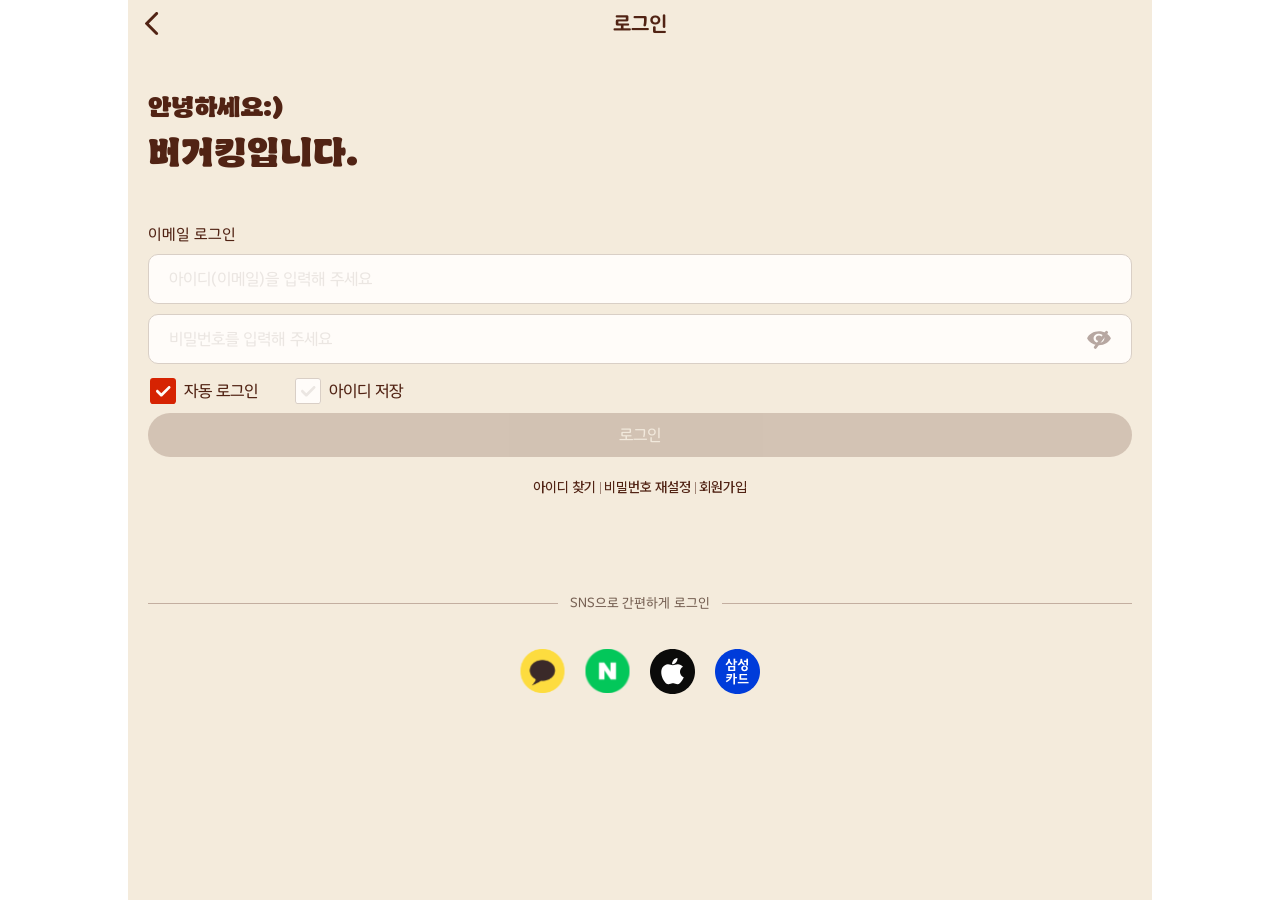
<file: bergerking/login.html>
<!DOCTYPE html>
<html lang="en">
<head>
    <meta charset="UTF-8">
    <meta name="viewport" content="width=device-width, initial-scale=1.0">
    <link rel="stylesheet" href="../font/css/pretendardvariable.css">
    <link rel="stylesheet" href="../font/css/bkbulmatpro.css">
    <link rel="stylesheet" href="../font/css/sdgothicneo.css">
    <link rel="stylesheet" href="../css/default.css">
    <title>버거킹 로그인 화면</title>
    <style>
        :root {
            --font: "Sandoll GothicNeoRound", sans-serif;
            --font-pre: "Pretendard Variable", sans-serif;
            --font-BKR: "BKR", sans-serif;
            --primary: #512314;
            --focus: #D62302;
            --baseBorder: #D9CFC6;
            --inputBg: #FFFCF9;
            --errorColor: #C54734;
            --placeholder: #EBE6E2;
            --text: #766053;
            --bg: #F4EBDC;
            --button: #E9DDCD;
        }
        html {
            font-size: 62.5%;
        }
        /* 전체 텍스트 속성 */
        body {
            font-family: var(--font);
            font-size: 1.6rem;
            color: var(--primary);
        } 
        a {
            color: inherit;
        }
        #wrap {  
            width: 100%;
            max-width: 1024px; 
            min-width: 360px;  
            min-height: 100dvh;
            /* margin-left: auto; 
            margin-right: auto; */ 
            margin: 0 auto;
            background-color: var(--bg);
        }
        header {
            position: relative;
            display: flex;
            justify-content: center;
            align-items: center;
            /* 자식요소에 absolute가 적용 되어 위치값이 들어가는 순간 flex속성으로 적용불가 */
            height: 48px;
        }
        .prev_btn {
            position: absolute;
            left: 0;
            width: 48px;
            height: 48px;
            background: url(img/back_icon.svg) no-repeat scroll center / auto;
        }
        h1 {
            font-size: 2.0rem; 
        }
        main {
            padding: 48px 20px 90px;
        }
        .title {
            display: flex;
            flex-direction: column;
            gap: 16px;
            /* margin-top: 48px; */
            margin-bottom: 50px;
            font-family: var(--font-BKR);
        }
        /* .title > span {
            display: block;
            background-color: yellow;
        } */ 
        .title > span:first-child {
            font-size: 2.5rem;
            line-height: 1;
        }        
        .title > span:last-child {
            font-size: 3.5rem;
            line-height: 1;
        }      
        input {
            border: 1px solid var(--baseBorder);
            background-color: var(--inputBg);
        }
        input::placeholder {
            color: var(--placeholder);
        }
        .email {
            font-size: 1.5rem;
            line-height: 1;
        }
        input[type="email"] {
            margin-top: 8px;
        }
        input[type="password"] {
            margin-top: 10px;
        }
        input[type="email"],
        input[type="password"] {
            /* input요소는 기본적으로 inline-block속성을 가짐 */
            width: 100%;
            height: 50px;
            padding: 0 20px;
            border-radius: 10px;
        }
         
        .input_box.rela {
            position: relative;
        } 
        .pw_btn {
            position: absolute;
            right: 20px;
            bottom: 12px;
            width: 26px;
            height: 26px;
            background: url(img/eye_icon.svg) no-repeat center / 26px;
        }

        .login_option {
            margin-top: 12px;
        }

        .login_option label {
            /* label요소가 span요소를 정확히 감싸기 위해 적용 */
            display: inline-flex;
        }

        .login_option label:first-child {
            margin-right: 30px;
        }

        .login_option span {
            /* 각각의 span을 좌우 정렬하기 위해 inline-flex사용 */
            display: inline-flex;
            align-items: center;
            column-gap: 6px;
        }        

        .login_option .check + span::before {
            content: "";
            display: inline-block;
            width: 30px;
            height: 30px;
            background: url(img/checkBox_disabled.svg) no-repeat center / contain;
        }
        .login_option .check:checked + span:before {
            content: "";
            background-image: url(img/checkBox_active.svg);
        }

        /* button요소는 기본적으로 상속이 불가하여 상속에 관련된 값을 따로 넣어야 함 */
        .login_btn {
            width: 100%;
            /* max-width: 350px; */
            height: 44px;
            border-radius: 22px;
            font-family: inherit;
            font-size: inherit;
            color: var(--placeholder);
            background-color: var(--primary);
            border: none;
            opacity: 0.2;
        }
        a {
            text-decoration: none;
        }
        .login_link {
            margin-top: 20px;
            font-family: var(--font-pre);
            font-weight: 500;
            font-size: 1.4rem;
            text-align: center;
        }
        .login_link a {
            display: inline-flex;
            align-items: center;
            column-gap: 4px;
        }
        .login_link a::after {
            content: "";
            display: inline-block;
            width: 1px;
            height: 12px;
            background-color: var(--primary);
            opacity: 0.5;
        }
        .login_link a:last-child::after {
            content: "";
            display: none;
        }
        .sns_login {
            margin-top: 96px;
        }
        .sns_login > p {
            display: flex;
            justify-content: center;
            align-items: center;
            column-gap: 12px;
            margin-bottom: 35px;
            font-size: 1.3rem;
            color: var(--text);
            /* 줄바꿈을 하지않겠다 */
            white-space: nowrap;
        }
        .sns_login > p::before,
        .sns_login > p::after {
            content: "";
            display: inline-block;
            width: 100%;
            height: 1px;
            background-color: var(--primary);
            opacity: 0.3;
        }
        .sns_list {
            display: flex;
            justify-content: center;
            column-gap: 20px;
        }
        .sns_list > a {
            display: block;
            width: 45px;
            height: 45px;
            background-repeat: no-repeat;
            background-position: center;
            background-size: 45px;
        }
        .sns_list > a:first-child {
            background-image: url(img/kakao_logo_icon.svg);
        }
        .sns_list > a:nth-child(2) {
            background-image: url(img/naver_logo_icon.svg);
        }
        .sns_list > a:nth-child(3) {
            background-image: url(img/apple_logo_icon.svg);
        }
        .sns_list > a:last-child {
            background-image: url(img/samsung_logo_icon.svg);
        }
       /* header {
            background-color: darkgreen;
            text-align: center;
        } */ 
    </style>
</head>
<body>
    <div id="wrap">
        <header>
            <h1>로그인</h1>
            <button class="prev_btn"><span class="sr-only">이전버튼</span></button> 
        </header>
        <main>
            <h2 class="title">
                <span>안녕하세요:)</span>
                <span>버거킹입니다.</span>
            </h2>
            <form action="">
                <!-- 이메일 로그인 -->
                <fieldset>
                    <legend class="sr-only">로그인화면</legend>
                    <!-- 아이디 -->
                    <label for="email" class="email">이메일 로그인</label>
                    <div class="input_box">
                        <input type="email" id="email" name="email" placeholder="아이디(이메일)을 입력해 주세요">
                    </div>
                    <!-- 비밀번호 -->
                    <div class="input_box rela">
                        <input type="password" name="password" placeholder="비밀번호를 입력해 주세요">
                        <button type="button" class="pw_btn"><span class="sr-only">비밀번호 보기</span></button>
                    </div>
                    <div class="login_option">
                        <label>
                            <input type="checkbox" class="check sr-only" checked>
                            <span>자동 로그인</span>
                        </label>
                        <label>
                            <input type="checkbox" class="check sr-only">
                            <span>아이디 저장</span>
                        </label>
                    </div>
                    <button type="submit" class="login_btn">로그인</button>
                </fieldset>
            </form>        
            <div class="login_link">
                <a href="#">아이디 찾기</a>
                <a href="#">비밀번호 재설정</a>
                <a href="#">회원가입</a>
            </div>  
            <div class="sns_login">
                <p>SNS으로 간편하게 로그인</p>
                <div class="sns_list">
                    <a href="#"><span class="sr-only">카카오로그인</span></a>
                    <a href="#"><span class="sr-only">네이버로그인</span></a>
                    <a href="#"><span class="sr-only">애플로그인</span></a>
                    <a href="#"><span class="sr-only">삼성카드로그인</span></a>
                </div>
            </div>   
        </main>
    </div> 
</body>
</html>
</file>
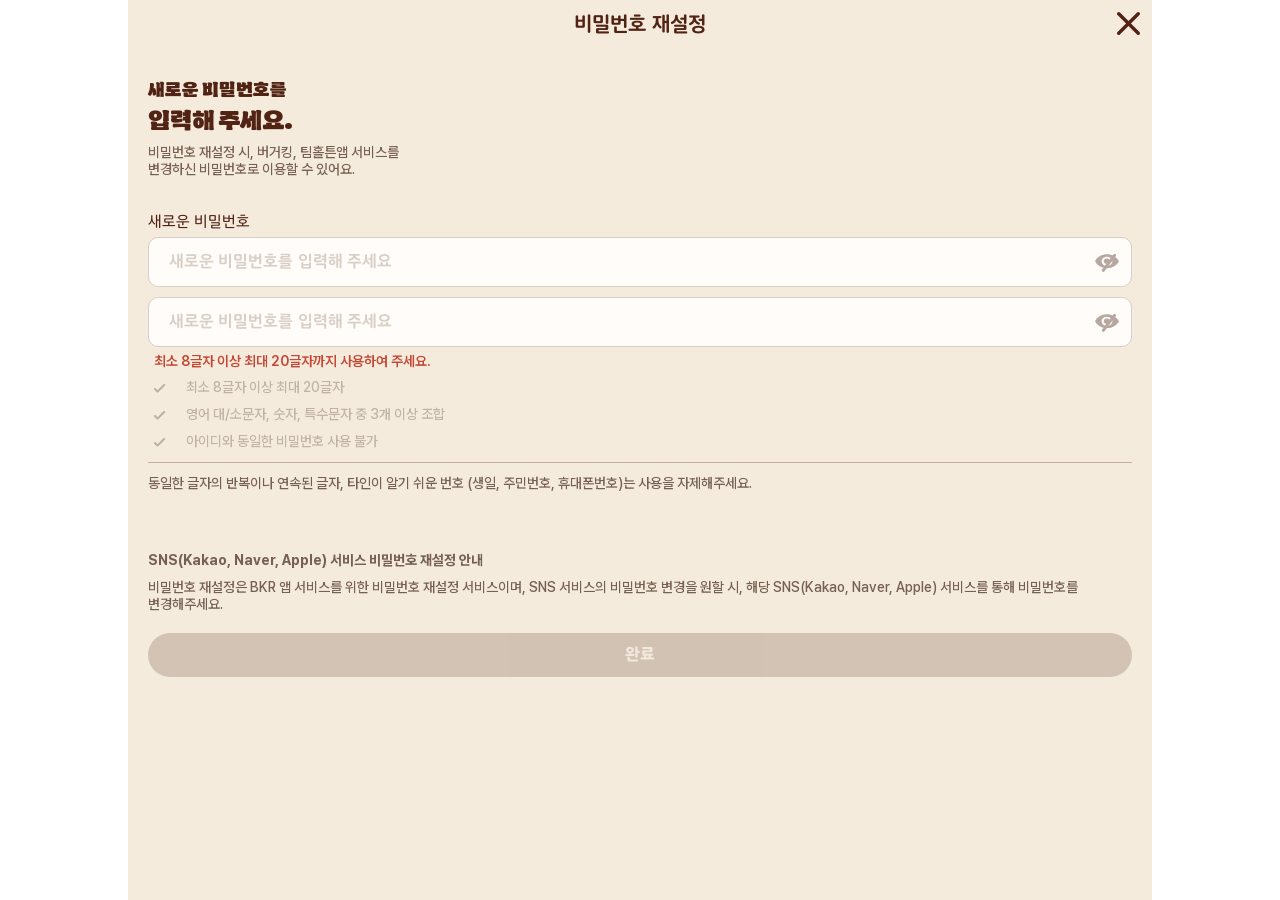
<file: bergerking/password_reset_1.html>
<!DOCTYPE html>
<html lang="ko">
<head>
    <meta charset="UTF-8">
    <meta name="viewport" content="width=device-width, initial-scale=1.0">
    <link rel="stylesheet" href="../font/css/pretendardvariable.css">
    <link rel="stylesheet" href="../font/css/bkbulmatpro.css">
    <link rel="stylesheet" href="../font/css/sdgothicneo.css">
    <link rel="stylesheet" href="../css/default.css">
    <link rel="stylesheet" href="password_reset.css">
    <title>버거킹 비밀번호 재설정 화면 1</title>
</head>
<body>
    <div id="wrap" class="reset_page empty">
        <header>
            <h1>비밀번호 재설정</h1>
            <button type="button" class="close_btn">
                <span class="sr-only">닫기</span>
            </button>
        </header>

        <main>
            <h2 class="reset_title">
                <span>새로운 비밀번호를</span>
                <span>입력해 주세요.</span>
            </h2>

            <p class="reset_desc">
                비밀번호 재설정 시, 버거킹, 팀홀튼앱 서비스를 변경하신 비밀번호로 이용할 수 있어요.
            </p>

            <form action="" class="reset_form">
                <fieldset>
                    <legend class="sr-only">새로운 비밀번호 설정</legend>

                    <label for="new_password" class="password_label">새로운 비밀번호</label>

                    <div class="input_box">
                        <input
                            type="password"
                            id="new_password"
                            name="new_password"
                            placeholder="새로운 비밀번호를 입력해 주세요"
                        >
                        <button type="button" class="pw_btn">
                            <span class="sr-only">새로운 비밀번호 보기</span>
                        </button>
                    </div>

                    <div class="input_box">
                        <label for="new_password_confirm" class="sr-only">새로운 비밀번호 확인</label>
                        <input
                            type="password"
                            id="new_password_confirm"
                            name="new_password_confirm"
                            placeholder="새로운 비밀번호를 입력해 주세요"
                        >
                        <button type="button" class="pw_btn">
                            <span class="sr-only">새로운 비밀번호 확인 보기</span>
                        </button>
                    </div>

                    <p class="password_message">최소 8글자 이상 최대 20글자까지 사용하여 주세요.</p>

                    <div class="password_rules_wrap">
                        <ul class="password_rule">
                            <li>최소 8글자 이상 최대 20글자</li>
                            <li>영어 대/소문자, 숫자, 특수문자 중 3개 이상 조합</li>
                            <li>아이디와 동일한 비밀번호 사용 불가</li>
                        </ul>

                        <p class="password_notice">
                            동일한 글자의 반복이나 연속된 글자, 타인이 알기 쉬운 번호
                            (생일, 주민번호, 휴대폰번호)는 사용을 자제해주세요.
                        </p>
                    </div>
                </fieldset>

                <section class="sns_notice">
                    <h2>SNS(Kakao, Naver, Apple) 서비스 비밀번호 재설정 안내</h2>
                    <p>
                        비밀번호 재설정은 BKR 앱 서비스를 위한 비밀번호 재설정 서비스이며,
                        SNS 서비스의 비밀번호 변경을 원할 시, 해당 SNS(Kakao, Naver, Apple)
                        서비스를 통해 비밀번호를 변경해주세요.
                    </p>
                </section>

                <button type="submit" class="complete_btn" disabled>완료</button>
            </form>
        </main>
    </div>
</body>
</html>
</file>
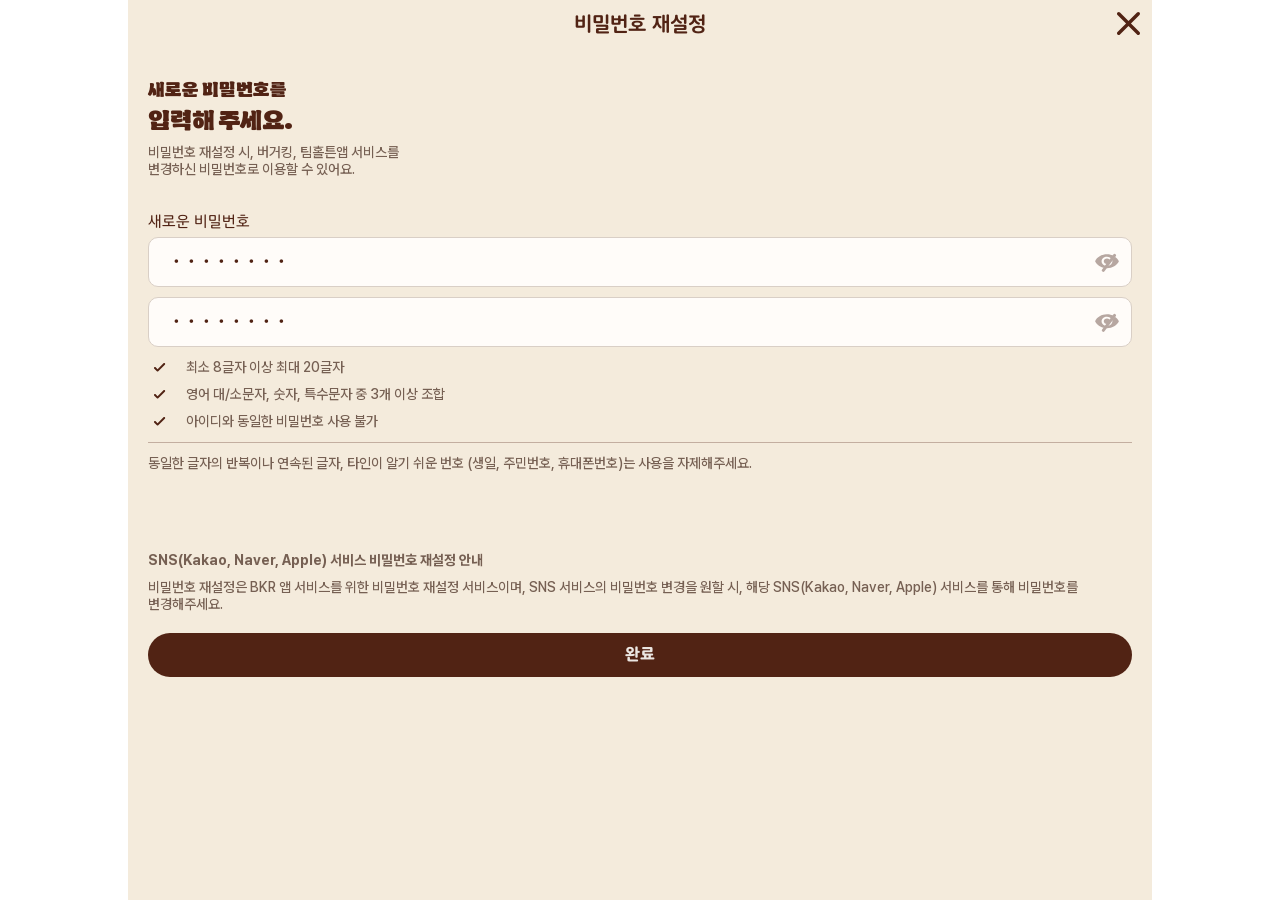
<file: bergerking/password_reset_2.html>
<!DOCTYPE html>
<html lang="ko">
<head>
    <meta charset="UTF-8">
    <meta name="viewport" content="width=device-width, initial-scale=1.0">
    <link rel="stylesheet" href="../font/css/pretendardvariable.css">
    <link rel="stylesheet" href="../font/css/bkbulmatpro.css">
    <link rel="stylesheet" href="../font/css/sdgothicneo.css">
    <link rel="stylesheet" href="../css/default.css">
    <link rel="stylesheet" href="password_reset.css">
    <title>버거킹 비밀번호 재설정 화면 2</title>
</head>
<body>
    <div id="wrap" class="reset_page filled">
        <header>
            <h1>비밀번호 재설정</h1>
            <button type="button" class="close_btn">
                <span class="sr-only">닫기</span>
            </button>
        </header>

        <main>
            <h2 class="reset_title">
                <span>새로운 비밀번호를</span>
                <span>입력해 주세요.</span>
            </h2>

            <p class="reset_desc">
                비밀번호 재설정 시, 버거킹, 팀홀튼앱 서비스를 변경하신 비밀번호로 이용할 수 있어요.
            </p>

            <form action="" class="reset_form">
                <fieldset>
                    <legend class="sr-only">새로운 비밀번호 설정</legend>

                    <label for="new_password" class="password_label">새로운 비밀번호</label>

                    <div class="input_box">
                        <input
                            type="password"
                            id="new_password"
                            name="new_password"
                            value="12345678"
                        >
                        <button type="button" class="pw_btn">
                            <span class="sr-only">새로운 비밀번호 보기</span>
                        </button>
                    </div>

                    <div class="input_box">
                        <label for="new_password_confirm" class="sr-only">새로운 비밀번호 확인</label>
                        <input
                            type="password"
                            id="new_password_confirm"
                            name="new_password_confirm"
                            value="12345678"
                        >
                        <button type="button" class="pw_btn">
                            <span class="sr-only">새로운 비밀번호 확인 보기</span>
                        </button>
                    </div>

                    <div class="password_rules_wrap">
                        <ul class="password_rule">
                            <li>최소 8글자 이상 최대 20글자</li>
                            <li>영어 대/소문자, 숫자, 특수문자 중 3개 이상 조합</li>
                            <li>아이디와 동일한 비밀번호 사용 불가</li>
                        </ul>

                        <p class="password_notice">
                            동일한 글자의 반복이나 연속된 글자, 타인이 알기 쉬운 번호
                            (생일, 주민번호, 휴대폰번호)는 사용을 자제해주세요.
                        </p>
                    </div>
                </fieldset>

                <section class="sns_notice">
                    <h2>SNS(Kakao, Naver, Apple) 서비스 비밀번호 재설정 안내</h2>
                    <p>
                        비밀번호 재설정은 BKR 앱 서비스를 위한 비밀번호 재설정 서비스이며,
                        SNS 서비스의 비밀번호 변경을 원할 시, 해당 SNS(Kakao, Naver, Apple)
                        서비스를 통해 비밀번호를 변경해주세요.
                    </p>
                </section>

                <button type="submit" class="complete_btn">완료</button>
            </form>
        </main>
    </div>
</body>
</html>
</file>
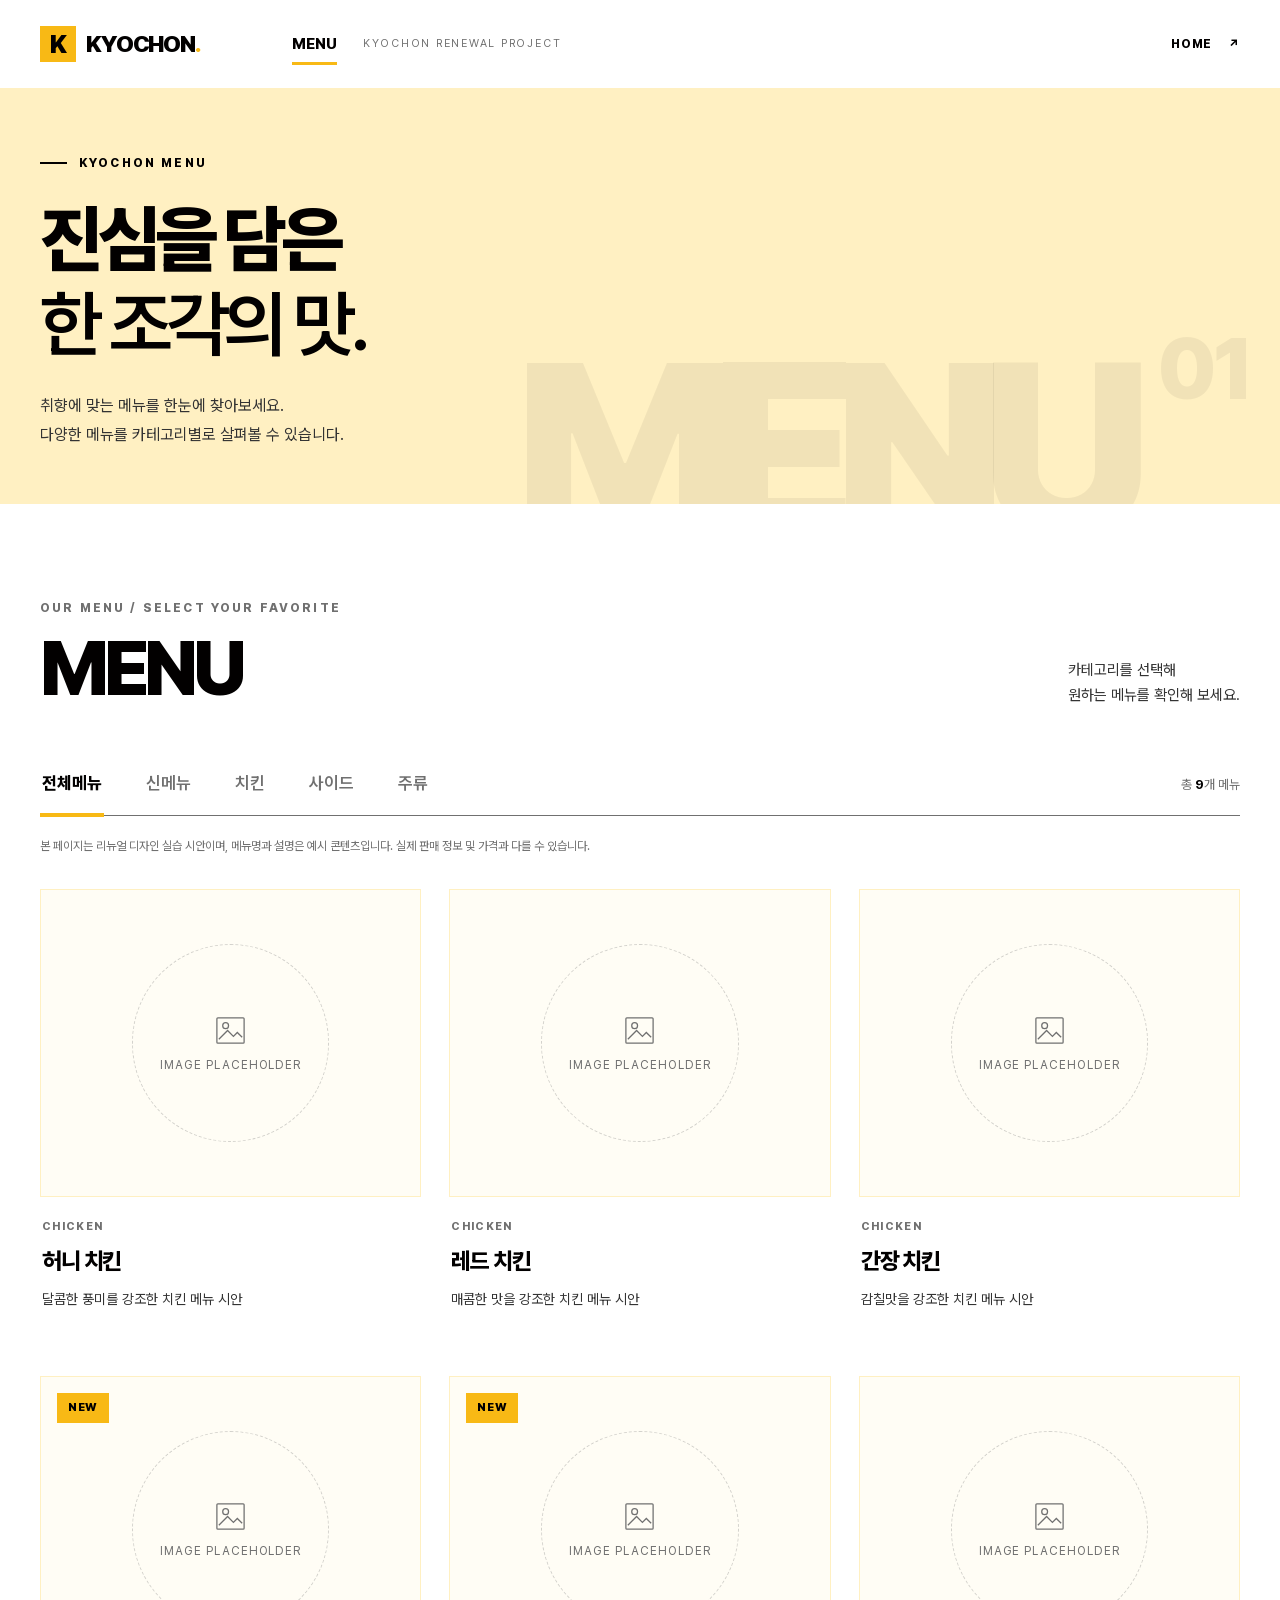
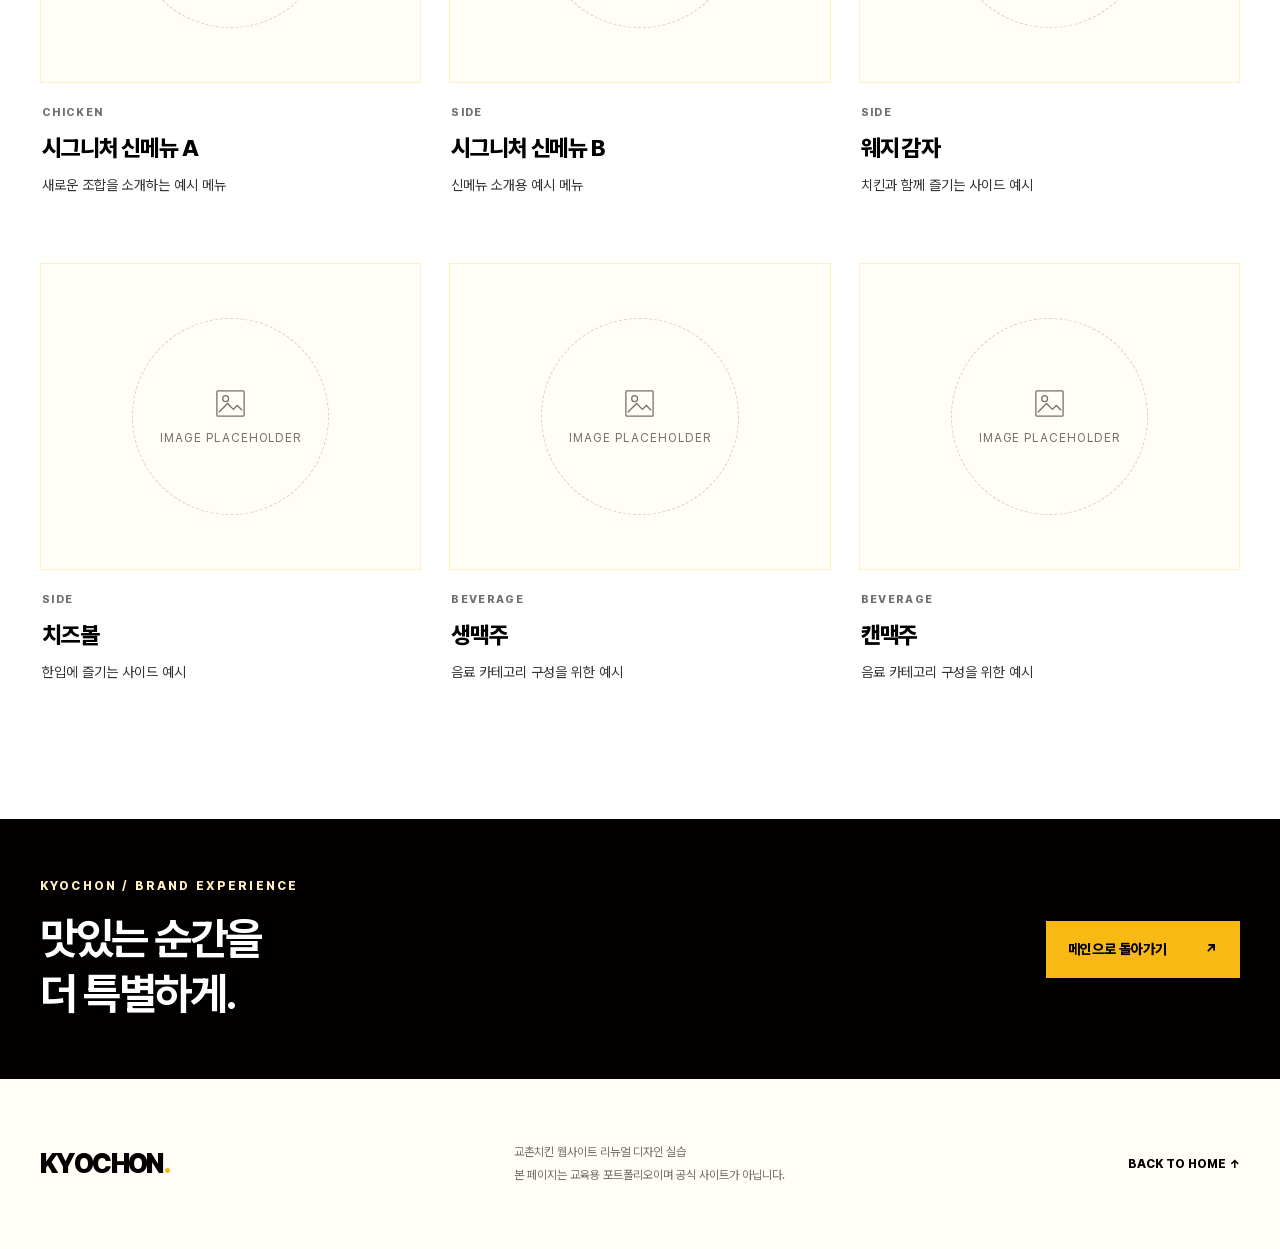
<file: kyochon/menu.html>
<!DOCTYPE html>
<html lang="ko">
<head>
  <meta charset="UTF-8">
  <meta name="viewport" content="width=device-width, initial-scale=1.0">
  <meta name="description" content="교촌치킨 리뉴얼 포트폴리오의 메뉴 탐색 시안입니다.">
  <title>MENU | 교촌치킨 리뉴얼 포트폴리오</title>
  <link rel="stylesheet" href="../css/default.css">
  <link rel="stylesheet" href="../font/css/pretendardvariable.css">
  <link rel="stylesheet" href="css/menu.css">
  <script src="js/menu.js" defer></script>
</head>
<body>
  <div id="wrap">
    <a class="skip-link" href="#main-content">본문 바로가기</a>
    <header class="site-header">
      <div class="header-inner">
        <a class="brand" href="index.html" aria-label="교촌치킨 리뉴얼 메인으로 이동">
          <span class="brand-mark" aria-hidden="true">K</span>
          <span class="brand-name">KYOCHON<span class="brand-dot">.</span></span>
        </a>
        <nav class="gnb" aria-label="주 메뉴">
          <a href="menu.html" aria-current="page">MENU</a>
          <span class="gnb-note">KYOCHON RENEWAL PROJECT</span>
        </nav>
        <a class="header-home" href="index.html">HOME <span aria-hidden="true">↗</span></a>
      </div>
    </header>

    <main id="main-content">
      <section class="page-hero" aria-labelledby="page-title">
        <div class="page-hero-inner">
          <p class="eyebrow"><span class="eyebrow-line" aria-hidden="true"></span> KYOCHON MENU</p>
          <h1 id="page-title">진심을 담은<br><span>한 조각의 맛.</span></h1>
          <p class="hero-description">취향에 맞는 메뉴를 한눈에 찾아보세요.<br>다양한 메뉴를 카테고리별로 살펴볼 수 있습니다.</p>
          <span class="hero-deco" aria-hidden="true">MENU <span>01</span></span>
        </div>
      </section>

      <section class="menu-section" aria-labelledby="menu-heading">
        <div class="content-inner">
          <div class="section-heading">
            <div>
              <p class="section-kicker">OUR MENU / SELECT YOUR FAVORITE</p>
              <h2 id="menu-heading">MENU</h2>
            </div>
            <p class="section-description">카테고리를 선택해<br>원하는 메뉴를 확인해 보세요.</p>
          </div>

          <div class="menu-toolbar">
            <div class="menu-tabs" role="group" aria-label="메뉴 카테고리 필터">
              <button type="button" class="menu-tab is-active" data-filter="all" aria-pressed="true">전체메뉴</button>
              <button type="button" class="menu-tab" data-filter="new" aria-pressed="false">신메뉴</button>
              <button type="button" class="menu-tab" data-filter="chicken" aria-pressed="false">치킨</button>
              <button type="button" class="menu-tab" data-filter="side" aria-pressed="false">사이드</button>
              <button type="button" class="menu-tab" data-filter="drink" aria-pressed="false">주류</button>
            </div>
            <p class="result-count" aria-live="polite">총 <strong id="menu-count">0</strong>개 메뉴</p>
          </div>

          <p class="demo-notice">본 페이지는 리뉴얼 디자인 실습 시안이며, 메뉴명과 설명은 예시 콘텐츠입니다. 실제 판매 정보 및 가격과 다를 수 있습니다.</p>
          <div id="menu-grid" class="menu-grid" aria-live="polite" aria-relevant="additions removals"></div>
          <div class="empty-state" id="empty-state" hidden>해당 카테고리에 등록된 메뉴가 없습니다.</div>
        </div>
      </section>

      <section class="bottom-banner" aria-labelledby="bottom-title">
        <div class="bottom-banner-inner">
          <div>
            <p class="section-kicker">KYOCHON / BRAND EXPERIENCE</p>
            <h2 id="bottom-title">맛있는 순간을<br>더 특별하게.</h2>
          </div>
          <a href="index.html" class="back-home">메인으로 돌아가기 <span aria-hidden="true">↗</span></a>
        </div>
      </section>
    </main>

    <footer class="site-footer">
      <div class="footer-inner">
        <div class="footer-brand">KYOCHON<span>.</span></div>
        <div class="footer-meta">
          <p>교촌치킨 웹사이트 리뉴얼 디자인 실습</p>
          <p>본 페이지는 교육용 포트폴리오이며 공식 사이트가 아닙니다.</p>
        </div>
        <a href="index.html">BACK TO HOME <span aria-hidden="true">↑</span></a>
      </div>
    </footer>
  </div>
</body>
</html>
</file>
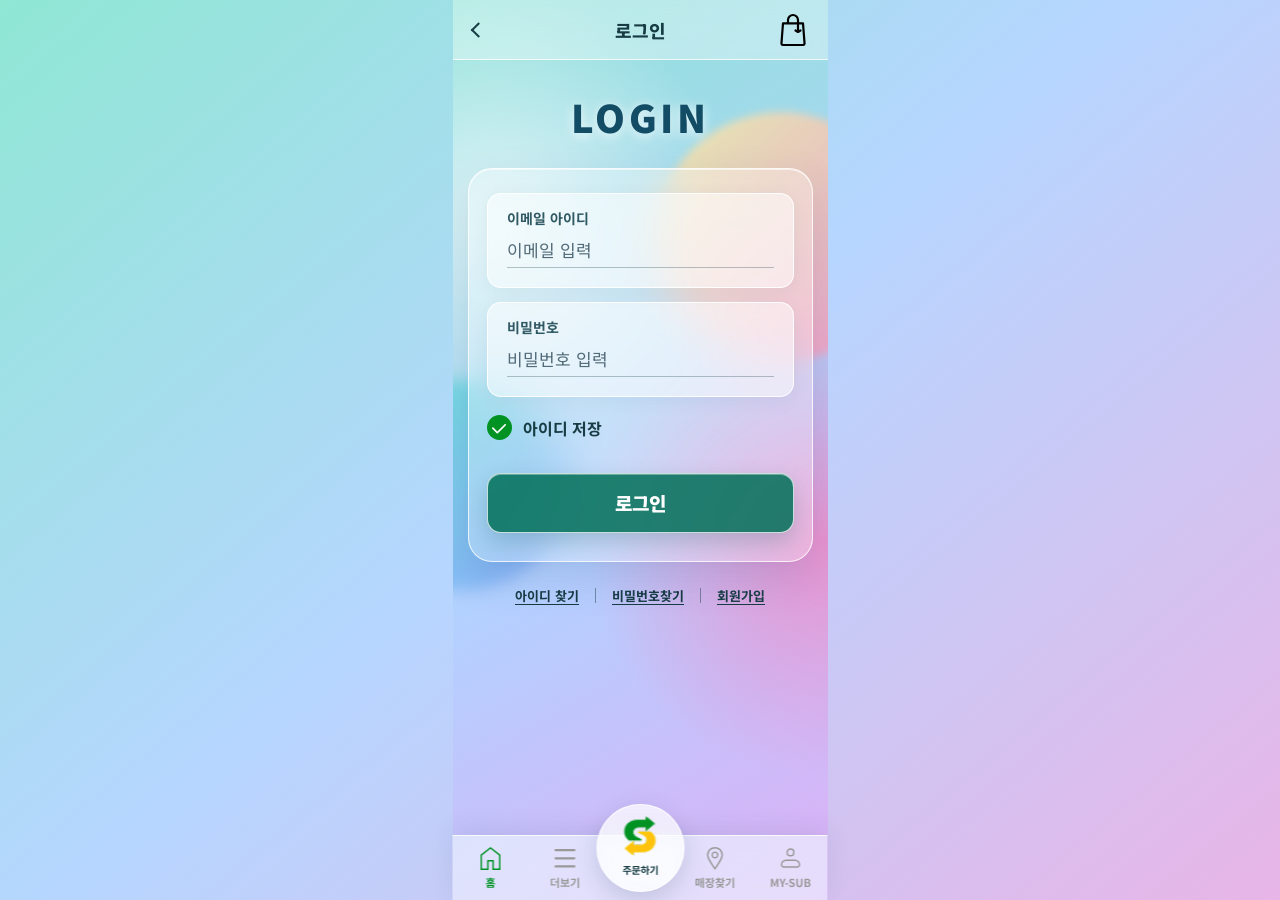
<file: subway/login-glass.html>
<!DOCTYPE html>
<html lang="ko">
<head>
    <meta charset="UTF-8">
    <meta name="viewport" content="width=device-width, initial-scale=1.0">
    <link rel="stylesheet" href="../font/css/notosanskrvariable.css">
    <link rel="stylesheet" href="../css/default.css">
    <link rel="stylesheet" href="login.css">
    <link rel="stylesheet" href="glassmorphism.css">
    <title>SUBWAY 로그인</title>
</head>
<body class="glassmorphism">
    <div id="wrap">
        <header>
            <button type="button" class="back_btn">
                <span class="sr-only">이전 화면으로 이동</span>
            </button>

            <h1>로그인</h1>

            <a href="#" class="shopping_link">
                <img src="img/shopping.svg" alt="">
                <span class="sr-only">장바구니</span>
            </a>
        </header>

        <main>
            <p class="login_title" aria-hidden="true">LOGIN</p>

            <form action="">
                <fieldset>
                    <legend class="sr-only">서브웨이 로그인</legend>

                    <div class="input_box">
                        <label for="email">이메일 아이디</label>
                        <input
                            type="email"
                            id="email"
                            name="email"
                            placeholder="이메일 입력"
                            autocomplete="username"
                        >
                    </div>

                    <div class="input_box">
                        <label for="password">비밀번호</label>
                        <input
                            type="password"
                            id="password"
                            name="password"
                            placeholder="비밀번호 입력"
                            autocomplete="current-password"
                        >
                    </div>

                    <label class="save_id">
                        <input type="checkbox" class="check sr-only" checked>
                        <span>아이디 저장</span>
                    </label>

                    <button type="submit" class="login_btn">로그인</button>
                </fieldset>
            </form>

            <ul class="login_links">
                <li><a href="#">아이디 찾기</a></li>
                <li><a href="#">비밀번호찾기</a></li>
                <li><a href="#">회원가입</a></li>
            </ul>
        </main>

        <nav class="bottom_nav">
            <h2 class="sr-only">서브웨이 주요 메뉴</h2>

            <ul>
                <li>
                    <a href="#" aria-current="page">
                        <img src="img/home-on.svg" alt="">
                        <span class="sr-only">홈</span>
                    </a>
                </li>
                <li>
                    <a href="#">
                        <img src="img/menu-off.svg" alt="">
                        <span class="sr-only">더보기</span>
                    </a>
                </li>
                <li class="order_space" aria-hidden="true"></li>
                <li>
                    <a href="#">
                        <img src="img/store-off.svg" alt="">
                        <span class="sr-only">매장찾기</span>
                    </a>
                </li>
                <li>
                    <a href="#">
                        <img src="img/my-off.svg" alt="">
                        <span class="sr-only">MY-SUB</span>
                    </a>
                </li>
            </ul>

            <a href="#" class="order_link">
                <span>주문하기</span>
            </a>
        </nav>
    </div>
</body>
</html>
</file>
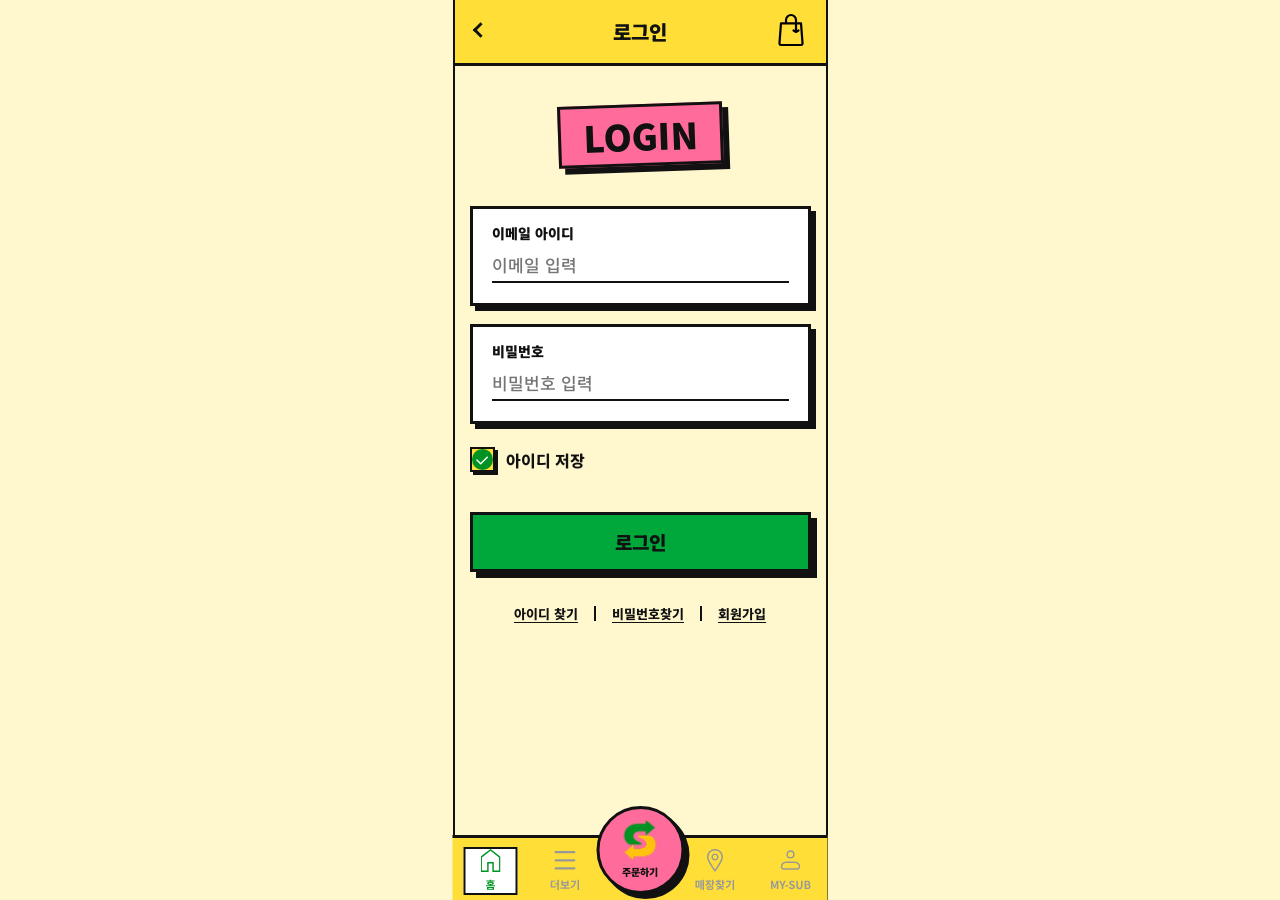
<file: subway/login.html>
<!DOCTYPE html>
<html lang="ko">
<head>
    <meta charset="UTF-8">
    <meta name="viewport" content="width=device-width, initial-scale=1.0">
    <link rel="stylesheet" href="../font/css/notosanskrvariable.css">
    <link rel="stylesheet" href="../css/default.css">
    <link rel="stylesheet" href="login.css">
    <link rel="stylesheet" href="neo-brutalism.css">
    <title>SUBWAY 로그인</title>
</head>
<body class="neo-brutalism">
    <div id="wrap">
        <header>
            <button type="button" class="back_btn">
                <span class="sr-only">이전 화면으로 이동</span>
            </button>

            <h1>로그인</h1>

            <a href="#" class="shopping_link">
                <img src="img/shopping.svg" alt="">
                <span class="sr-only">장바구니</span>
            </a>
        </header>

        <main>
            <p class="login_title" aria-hidden="true">LOGIN</p>

            <form action="">
                <fieldset>
                    <legend class="sr-only">서브웨이 로그인</legend>

                    <div class="input_box">
                        <label for="email">이메일 아이디</label>
                        <input
                            type="email"
                            id="email"
                            name="email"
                            placeholder="이메일 입력"
                            autocomplete="username"
                        >
                    </div>

                    <div class="input_box">
                        <label for="password">비밀번호</label>
                        <input
                            type="password"
                            id="password"
                            name="password"
                            placeholder="비밀번호 입력"
                            autocomplete="current-password"
                        >
                    </div>

                    <label class="save_id">
                        <input type="checkbox" class="check sr-only" checked>
                        <span>아이디 저장</span>
                    </label>

                    <button type="submit" class="login_btn">로그인</button>
                </fieldset>
            </form>

            <ul class="login_links">
                <li><a href="#">아이디 찾기</a></li>
                <li><a href="#">비밀번호찾기</a></li>
                <li><a href="#">회원가입</a></li>
            </ul>
        </main>

        <nav class="bottom_nav">
            <h2 class="sr-only">서브웨이 주요 메뉴</h2>

            <ul>
                <li>
                    <a href="#" aria-current="page">
                        <img src="img/home-on.svg" alt="">
                        <span class="sr-only">홈</span>
                    </a>
                </li>
                <li>
                    <a href="#">
                        <img src="img/menu-off.svg" alt="">
                        <span class="sr-only">더보기</span>
                    </a>
                </li>
                <li class="order_space" aria-hidden="true"></li>
                <li>
                    <a href="#">
                        <img src="img/store-off.svg" alt="">
                        <span class="sr-only">매장찾기</span>
                    </a>
                </li>
                <li>
                    <a href="#">
                        <img src="img/my-off.svg" alt="">
                        <span class="sr-only">MY-SUB</span>
                    </a>
                </li>
            </ul>

            <a href="#" class="order_link">
                <span>주문하기</span>
            </a>
        </nav>
    </div>
</body>
</html>
</file>
<file: css/default.css>
/* ============================================================
   reset.css
   Responsive Reset — Mobile / iOS / Android / Desktop
   ============================================================ */


/* ------------------------------------------------------------
   1. Box Sizing
   ------------------------------------------------------------ */
*,
*::before,
*::after {
  box-sizing: border-box;
}


/* ------------------------------------------------------------
   2. Reset Margin & Padding
   ------------------------------------------------------------ */
* {
  margin: 0;
  padding: 0;
}


/* ------------------------------------------------------------
   3. Root / HTML
   ------------------------------------------------------------ */
html {
  -webkit-text-size-adjust: 100%;
  text-size-adjust: 100%;
  /* scroll-behavior는 전역 설정 대신 필요한 곳에 개별 적용 권장 */
}


/* ------------------------------------------------------------
   4. Body
   ------------------------------------------------------------ */
body {
  min-height: 100dvh;
  line-height: 1.5;
  text-rendering: optimizeSpeed;
  -webkit-font-smoothing: antialiased;
  -moz-osx-font-smoothing: grayscale;
  overflow-x: hidden;
}

/* overflow-x 양쪽 차단 */
html {
  overflow-x: hidden;
}


/* ------------------------------------------------------------
   5. Typography
   ------------------------------------------------------------ */
h1, h2, h3, h4, h5, h6, p {
  overflow-wrap: break-word;
  word-break: keep-all; /* 한국어 줄바꿈 최적화 */
}


/* ------------------------------------------------------------
   6. Lists
   ------------------------------------------------------------ */
ul,
ol {
  list-style: none;
}


/* ------------------------------------------------------------
   7. Links
   ------------------------------------------------------------ */
a {
  color: inherit;
  text-decoration: none;
}


/* ------------------------------------------------------------
   8. Media
   ------------------------------------------------------------ */
img,
picture,
video,
canvas,
svg {
  display: block;
  max-width: 100%;
  vertical-align: middle; /* 인라인 이미지 하단 틈새 제거 */
}

/* 이미지 비율 유지 */
img {
  height: auto;
}


/* ------------------------------------------------------------
   9. Form Elements
   ------------------------------------------------------------ */
input,
button,
textarea,
select {
  font: inherit;
  color: inherit;
  background: none;
  border: none;
  padding: 0;
}

/* iOS 기본 스타일 제거 */
button,
input[type="button"],
input[type="submit"],
input[type="reset"],
input,
textarea,
select {
  appearance: none;
  -webkit-appearance: none;
  border-radius: 0;
}

/* 버튼 커서 */
button,
[type="button"],
[type="submit"],
[type="reset"],
[role="button"] {
  cursor: pointer;
}

/* Textarea */
textarea {
  resize: vertical;
}

/* Remove iOS input inner shadow */
input:not([type="range"]),
textarea {
  -webkit-appearance: none;
}


/* ------------------------------------------------------------
   10. Tables
   ------------------------------------------------------------ */
table {
  border-collapse: collapse;
  border-spacing: 0;
}


/* ------------------------------------------------------------
   11. Accessibility
   ------------------------------------------------------------ */
/* 포커스 링 — 완전 제거 대신 커스텀 유지 (접근성) */
:focus {
  outline: none;
}
:focus-visible {
  outline: 2px solid currentColor;
  outline-offset: 2px;
}

/* 스크린리더 전용 숨김 유틸 */
.sr-only {
  position: absolute;
  width: 1px;
  height: 1px;
  padding: 0;
  margin: -1px;
  overflow: hidden;
  clip: rect(0, 0, 0, 0);
  white-space: nowrap;
  border: 0;
}

/* 모션 감소 설정 대응 */
@media (prefers-reduced-motion: reduce) {
  *,
  *::before,
  *::after {
    animation-duration: 0.01ms !important;
    animation-iteration-count: 1 !important;
    transition-duration: 0.01ms !important;
    scroll-behavior: auto !important;
  }
}

/* hidden 속성 보장 */
[hidden] {
  display: none !important;
}


/* ------------------------------------------------------------
   12. Touch / Tap 최적화
   ------------------------------------------------------------ */
a,
button {
  -webkit-tap-highlight-color: transparent;
}

button,
a,
input,
select,
textarea {
  touch-action: manipulation;
}


/* ------------------------------------------------------------
   13. Inherit (선택적)
   ------------------------------------------------------------ */
/* 일부 브라우저에서 상속 누락 보완 */
fieldset {
  border: none;
}

legend {
  padding: 0;
}

/* hr 기본 스타일 초기화 */
hr {
  border: none;
  border-top: 1px solid currentColor;
  margin: 0;
}
</file>
<file: font/css/pretendardvariable.css>
/*
Copyright (c) 2021 Kil Hyung-jin, with Reserved Font Name Pretendard.
https://github.com/orioncactus/pretendard

This Font Software is licensed under the SIL Open Font License, Version 1.1.
This license is copied below, and is also available with a FAQ at:
http://scripts.sil.org/OFL
*/

@font-face {
	font-family: 'Pretendard Variable';
	font-weight: 45 920;
	font-style: normal;
	font-display: swap;
	src: url('../PretendardVariable.woff2') format('woff2-variations');
}
</file>
<file: kyochon/css/main.css>
/* Figma Variables: Primitives + Semantic (Mode 1)
   Source: kyochon Figma design / Local Variables
   Note: neutral/border is #707070 in the current Figma file. */
:root {
    /* Primitives */
    --brand-yellow: #F8B915;
    --brand-black: #020000;
    --yellow-soft: #FFF0C2;
    --neutral-ivory: #FFFDF5;
    --neutral-white: #FFFFFF;
    --neutral-charcoal: #333333;
    --neutral-gray: #707070;
    --neutral-border: #707070;

    /* Semantic: aliases to Primitives */
    --bg-default: var(--neutral-white);
    --bg-subtle: var(--neutral-ivory);
    --bg-accent: var(--yellow-soft);
    --surface-default: var(--neutral-white);
    --text-primary: var(--brand-black);
    --text-secondary: var(--neutral-charcoal);
    --text-muted: var(--neutral-gray);
    --border-default: var(--neutral-border);
    --action-primary: var(--brand-yellow);
    --action-text: var(--brand-black);
    --accent-primary: var(--brand-yellow);

    --font-primary: "Pretendard Variable", sans-serif;
}

body {
    background-color: yellow;
    font-family: var(--font-primary);
}
.mo {
    display: none;
}
.hero-sec .swiper {
    width: 100%;
    height: 510px;
}
/* 높이를 고정하고 싶은 경우는 px값 적용 */
/* 반응형에 따라 높이값이 점점 줄어들길 바라면 높이값 주지 않기! max-height정도는 가능 */
.hero-sec .swiper img {
    width: 100%;
    height: 100%;
    object-fit: cover;
}

@media (max-width: 1024px) {
    .pc {
        display: none;
    }
    .mo {
        display: block;
    }
    header {
        position: fixed;
        width: 100%;
        height: 60px;
        background-color: orange;
        z-index: 10;
    }
    .hero-sec .swiper {
        height: 100dvh;
    }
}

/* Figma Hero (20:20): 1920 × 720 / controls at y=664 */
.hero-sec .visual {
    position: relative;
}
.hero-sec .hero-controls {
    position: absolute;
    z-index: 5;
    left: 50%;
    bottom: 15px;
    transform: translateX(-50%);
    width: calc(100% - 200px);
    max-width: 1720px;
    display: flex;
    align-items: center;
    gap: 20px;
    color: #020000;
}
.hero-sec .hero-controls .swiper-scrollbar {
    position: relative;
    left: auto;
    right: auto;
    top: auto;
    bottom: auto;
    width: auto;
    height: 2px;
    flex: 1 1 auto;
    min-width: 30px;
    border-radius: 0;
    background: rgba(2, 0, 0, .2);
}
.hero-sec .hero-controls .swiper-scrollbar-drag {
    height: 2px;
    border-radius: 0;
    background: #020000;
}
.hero-sec .hero-controls .swiper-pagination {
    position: static;
    width: auto;
    flex: 0 0 auto;
    display: flex;
    align-items: center;
    gap: 12px;
    color: #020000;
    font-family: "Pretendard Variable", sans-serif;
    font-size: 16px;
    font-weight: 700;
    line-height: 1;
}
.hero-sec .hero-pagination-divider {
    display: block;
    width: 2px;
    height: 12px;
    flex: 0 0 2px;
    background: url("../img/line.svg") center / 2px 12px no-repeat;
}
.hero-sec .hero-navigation {
    display: flex;
    align-items: center;
    gap: 20px;
}
.hero-sec .hero-navigation .swiper-button-prev,
.hero-sec .hero-navigation .swiper-button-next {
    position: static;
    display: flex;
    width: 24px;
    height: 32px;
    margin: 0;
    padding: 0;
    align-items: center;
    justify-content: center;
    border: 0;
    background: transparent;
    color: #020000;
    cursor: pointer;
}
.hero-sec .hero-navigation .swiper-button-prev::after,
.hero-sec .hero-navigation .swiper-button-next::after {
    content: "";
    display: block;
    width: 7px;
    height: 12px;
    background-position: center;
    background-repeat: no-repeat;
    background-size: contain;
}
.hero-sec .hero-navigation .swiper-button-prev::after {
    background-image: url("../img/swiper_prev.png");
}
.hero-sec .hero-navigation .swiper-button-next::after {
    background-image: url("../img/swiper_next.png");
}
.hero-sec .hero-navigation button:focus-visible {
    outline: 2px solid #020000;
    outline-offset: 3px;
}
@media (max-width: 1024px) {
    .hero-sec .hero-controls {
        bottom: 30px;
        width: calc(100% - 40px);
        gap: 14px;
    }
    .hero-sec .hero-controls .swiper-pagination {
        font-size: 13px;
        gap: 8px;
    }
    .hero-sec .hero-navigation { gap: 8px; }
}
</file>
<file: font/css/sdgothicneo.css>
@font-face {
	font-family: 'Sandoll GothicNeoRound';
	font-weight: 300;
	font-style: normal;
	font-display: swap;
	src: url('../SDGothicNeoRound-eMd.woff') format('woff');
}

@font-face {
	font-family: 'Sandoll GothicNeoRound';
	font-weight: 700;
	font-style: normal;
	font-display: swap;
	src: url('../SDGothicNeoRound-gBd.woff') format('woff');
}

@font-face {
	font-family: 'Sandoll GothicNeoRound';
	font-weight: 800;
	font-style: normal;
	font-display: swap;
	src: url('../SDGothicNeoRound-hEb.woff') format('woff');
}
</file>
<file: kyochon/css/menu.css>
/* MENU extension derived from kyochon/Design.md and css/main.css.
   Existing brand tokens preserved. Newly introduced layout/type values are
   MENU-page design decisions, not measurements of the unfinished main page. */
:root {
  --brand-yellow:#F8B915;
  --brand-black:#020000;
  --yellow-soft:#FFF0C2;
  --neutral-ivory:#FFFDF5;
  --neutral-white:#FFFFFF;
  --neutral-charcoal:#333333;
  --neutral-gray:#707070;
  --neutral-border:#707070;
  --bg-default:var(--neutral-white);
  --bg-subtle:var(--neutral-ivory);
  --bg-accent:var(--yellow-soft);
  --surface-default:var(--neutral-white);
  --text-primary:var(--brand-black);
  --text-secondary:var(--neutral-charcoal);
  --text-muted:var(--neutral-gray);
  --border-default:var(--neutral-border);
  --action-primary:var(--brand-yellow);
  --action-text:var(--brand-black);
  --accent-primary:var(--brand-yellow);
  --font-primary:"Pretendard Variable",sans-serif;
}
html {scroll-behavior:smooth}
body {font-family:var(--font-primary); color:var(--text-primary); background:var(--bg-default)}
button,a { -webkit-tap-highlight-color:transparent }
button:focus-visible,a:focus-visible {outline:2px solid var(--brand-black);outline-offset:4px}
.skip-link {position:absolute;z-index:200;left:12px;top:-60px;padding:12px 18px;background:var(--brand-yellow)}
.skip-link:focus {top:12px}
.site-header {background:var(--surface-default);border-bottom:1px solid var(--bg-accent)}
.header-inner {width:min(100% - 80px,1440px);margin:0 auto;min-height:88px;display:flex;align-items:center;gap:36px}
.brand {display:inline-flex;align-items:center;gap:10px;white-space:nowrap}
.brand-mark {width:36px;height:36px;background:var(--brand-yellow);display:grid;place-items:center;font-size:25px;font-weight:900;letter-spacing:-.07em}
.brand-name {font-size:23px;font-weight:900;letter-spacing:-.05em}
.brand-dot,.footer-brand span {color:var(--brand-yellow)}
.gnb {display:flex;align-items:center;gap:26px;flex:1;margin-left:55px}
.gnb a {font-size:15px;font-weight:800;padding:32px 0;position:relative}
.gnb a::after {content:"";height:3px;position:absolute;bottom:22px;left:0;right:0;background:var(--brand-yellow)}
.gnb-note {font-size:11px;color:var(--text-muted);letter-spacing:.16em}
.header-home {font-size:12px;font-weight:800;letter-spacing:.07em;white-space:nowrap}
.header-home span {margin-left:12px}
.page-hero {background:var(--bg-accent);overflow:hidden}
.page-hero-inner {width:min(100% - 80px,1440px);margin:0 auto;min-height:400px;padding:65px 0 54px;position:relative}
.eyebrow,.section-kicker {font-size:12px;font-weight:800;letter-spacing:.18em}
.eyebrow {display:flex;align-items:center;gap:12px}
.eyebrow-line {width:27px;height:2px;background:var(--brand-black)}
.page-hero h1 {font-size:clamp(42px,5.7vw,78px);line-height:1.16;letter-spacing:-.075em;font-weight:850;margin-top:26px}
.page-hero h1 span {font-weight:600}
.hero-description {font-size:16px;line-height:1.8;color:var(--text-secondary);margin-top:25px}
.hero-deco {position:absolute;right:-12px;bottom:-66px;font-size:clamp(100px,19vw,290px);font-weight:900;line-height:1;letter-spacing:-.1em;color:rgba(2,0,0,.055);white-space:nowrap;pointer-events:none}
.hero-deco span {font-size:.35em;vertical-align:top;letter-spacing:-.04em}
.menu-section {padding:95px 0 135px;background:var(--bg-default)}
.content-inner {width:min(100% - 80px,1320px);margin:auto}
.section-heading {display:flex;justify-content:space-between;align-items:end;gap:24px}
.section-kicker {color:var(--text-muted)}
.section-heading h2 {font-size:clamp(44px,6vw,76px);font-weight:850;letter-spacing:-.07em;line-height:1.05;margin-top:12px}
.section-description {font-size:15px;color:var(--text-secondary);line-height:1.7}
.menu-toolbar {border-bottom:1px solid var(--border-default);margin-top:45px;display:flex;align-items:center;justify-content:space-between;gap:20px}
.menu-tabs {display:flex;gap:40px;flex-wrap:wrap}
.menu-tab {position:relative;padding:17px 2px 19px;color:var(--text-muted);font-size:17px;font-weight:600;white-space:nowrap;transition:color .15s ease}
.menu-tab:hover {color:var(--text-primary)}
.menu-tab.is-active {color:var(--text-primary);font-weight:800}
.menu-tab.is-active::after {content:"";position:absolute;height:4px;background:var(--brand-yellow);bottom:-2px;left:0;right:0}
.result-count {font-size:13px;color:var(--text-muted);white-space:nowrap}
.result-count strong {color:var(--text-primary)}
.demo-notice {font-size:12px;color:var(--text-muted);margin:21px 0 33px;line-height:1.6}
.menu-grid {display:grid;grid-template-columns:repeat(3,minmax(0,1fr));column-gap:28px;row-gap:65px}
.menu-card {min-width:0}
.menu-media {background:var(--bg-subtle);aspect-ratio:1.24;position:relative;overflow:hidden;display:grid;place-items:center;border:1px solid var(--bg-accent)}
.menu-media::before {content:"";width:52%;aspect-ratio:1;border:1px dashed var(--neutral-border);border-radius:50%;opacity:.3;position:absolute}
.placeholder {position:relative;display:grid;place-items:center;gap:8px;color:var(--text-muted);text-align:center;font-size:12px;letter-spacing:.08em}
.placeholder svg {width:35px;height:35px;stroke:currentColor}
.tag {position:absolute;top:16px;left:16px;background:var(--brand-yellow);font-size:11px;font-weight:900;padding:7px 11px;letter-spacing:.06em}
.menu-card-info {padding:22px 2px 0}
.menu-card-category {font-size:11px;font-weight:800;letter-spacing:.12em;color:var(--text-muted)}
.menu-card h3 {font-size:23px;letter-spacing:-.05em;font-weight:800;margin-top:9px}
.menu-card p:last-child {font-size:14px;line-height:1.65;color:var(--text-secondary);margin-top:9px}
.empty-state {padding:80px 0;text-align:center;color:var(--text-muted)}
.bottom-banner {background:var(--brand-black);color:var(--neutral-white)}
.bottom-banner-inner {width:min(100% - 80px,1320px);margin:auto;min-height:260px;padding:48px 0;display:flex;align-items:center;justify-content:space-between;gap:24px}
.bottom-banner .section-kicker {color:var(--yellow-soft)}
.bottom-banner h2 {font-size:clamp(27px,4vw,44px);line-height:1.25;letter-spacing:-.055em;margin-top:16px}
.back-home {background:var(--action-primary);color:var(--action-text);padding:18px 22px;font-size:14px;font-weight:800;display:inline-flex;align-items:center;gap:38px;white-space:nowrap}
.back-home:hover {background:var(--yellow-soft)}
.site-footer {background:var(--bg-subtle)}
.footer-inner {width:min(100% - 80px,1320px);min-height:170px;padding:38px 0;margin:auto;display:flex;align-items:center;justify-content:space-between;gap:28px}
.footer-brand {font-size:27px;font-weight:900;letter-spacing:-.06em}
.footer-meta {font-size:12px;line-height:1.9;color:var(--text-muted)}
.footer-inner > a {font-size:12px;font-weight:800;white-space:nowrap}
@media(max-width:1024px) {
  .header-inner,.page-hero-inner,.content-inner,.bottom-banner-inner,.footer-inner {width:calc(100% - 40px)}
  .header-inner {min-height:60px}
  .gnb {margin-left:auto;flex:0}
  .gnb a {padding:18px 0}
  .gnb a::after {bottom:11px}
  .gnb-note {display:none}
  .page-hero-inner {min-height:355px;padding:58px 0}
  .menu-section {padding:68px 0 95px}
  .menu-grid {grid-template-columns:repeat(2,minmax(0,1fr));gap:46px 20px}
  .menu-tabs {gap:26px}
  .hero-deco {right:0}
}
@media(max-width:600px) {
  .header-inner {gap:16px}
  .brand-name {font-size:18px}
  .brand-mark {width:30px;height:30px;font-size:21px}
  .header-home {font-size:11px}
  .header-home span {margin-left:4px}
  .page-hero-inner {min-height:315px;padding:49px 0}
  .page-hero h1 {margin-top:21px}
  .hero-description {font-size:14px}
  .hero-deco {right:0;bottom:-22px}
  .section-heading {align-items:start;flex-direction:column;gap:14px}
  .section-description br {display:none}
  .menu-toolbar {margin-top:23px;display:block}
  .menu-tabs {overflow-x:auto;flex-wrap:nowrap;gap:24px;scrollbar-width:none}
  .menu-tabs::-webkit-scrollbar {display:none}
  .menu-tab {font-size:15px;padding:13px 1px 16px}
  .result-count {text-align:right;padding:10px 0}
  .demo-notice {margin:16px 0 22px}
  .menu-grid {gap:32px 12px}
  .menu-media {aspect-ratio:1}
  .menu-media::before {width:68%}
  .placeholder {font-size:10px}
  .placeholder svg {width:28px;height:28px}
  .menu-card-info {padding-top:14px}
  .menu-card h3 {font-size:17px}
  .menu-card p:last-child {font-size:12px}
  .tag {top:8px;left:8px;padding:5px 7px;font-size:10px}
  .bottom-banner-inner {min-height:270px;align-items:start;flex-direction:column;justify-content:center}
  .back-home {padding:14px 18px}
  .footer-inner {align-items:start;flex-direction:column;gap:14px}
}
@media(prefers-reduced-motion:reduce) {html {scroll-behavior:auto} .menu-tab {transition:none}}
</file>
<file: font/css/notosanskrvariable.css>
@font-face {
    font-family: 'Noto Sans KR';
    font-weight: 100 900;
    font-style: normal;
    font-display: swap;
    src: url('../NotoSansKR-VariableFont_wght.woff2') format('woff2-variations');
}
</file>
<file: subway/login.css>
:root {
    --font: "Noto Sans KR", sans-serif;
    --primary: #009223;
    --black: #000000;
    --label: #BBBBBB;
    --line: #E5E5E5;
    --border: #DDDDDD;
    --subText: #999999;
    --bg: #F6F6F6;
}

html {
    font-size: 62.5%;
}

body {
    min-width: 360px;
    font-family: var(--font);
    font-size: 1.6rem;
    color: var(--black);
    background-color: var(--bg);
}

#wrap {
    width: 100%;
    max-width: 375px;
    min-width: 360px;
    min-height: 100dvh;
    margin: 0 auto;
    background-color: var(--bg);
}

header {
    position: relative;
    display: flex;
    justify-content: center;
    align-items: center;
    height: 60px;
    background-color: #fff;
}

header h1 {
    font-size: 1.8rem;
    font-weight: 700;
    line-height: 1;
}

.back_btn {
    position: absolute;
    left: 15px;
    top: 10px;
    width: 40px;
    height: 40px;
}

.back_btn::before {
    content: "";
    position: absolute;
    left: 5px;
    top: 50%;
    width: 11px;
    height: 11px;
    border-left: 2px solid var(--black);
    border-bottom: 2px solid var(--black);
    transform: translateY(-50%) rotate(45deg);
}

.shopping_link {
    position: absolute;
    right: 15px;
    top: 10px;
    display: block;
    width: 40px;
    height: 40px;
}

.shopping_link img {
    width: 40px;
    height: 40px;
}

main {
    padding: 34px 15px 140px;
}

.login_title {
    margin-bottom: 51px;
    font-size: 3rem;
    font-weight: 900;
    line-height: 1;
    color: var(--primary);
    text-align: center;
}

.input_box {
    height: 95px;
    padding: 14px 19px 17px;
    border: 1px solid var(--border);
    background-color: #fff;
}

.input_box + .input_box {
    margin-top: 10px;
}

.input_box label {
    display: block;
    margin-bottom: 3px;
    font-size: 1.4rem;
    font-weight: 700;
    color: var(--label);
}

.input_box input {
    width: 100%;
    height: 36px;
    border-bottom: 1px solid var(--line);
    font-size: 1.7rem;
    font-weight: 700;
    color: var(--black);
}

.input_box input::placeholder {
    color: var(--line);
}

.input_box input:focus {
    border-bottom-color: var(--primary);
}

.save_id {
    display: inline-flex;
    align-items: center;
    margin-top: 10px;
    cursor: pointer;
}

.save_id span {
    display: inline-flex;
    align-items: center;
    gap: 11px;
    font-size: 1.6rem;
    font-weight: 500;
}

.save_id .check + span::before {
    content: "";
    display: inline-block;
    width: 25px;
    height: 25px;
    background: url(img/checkbox.svg) no-repeat center / contain;
}

.save_id .check:checked + span::before {
    background-image: url(img/checkbox-on.svg);
}

.login_btn {
    width: 100%;
    height: 60px;
    margin-top: 40px;
    font-family: inherit;
    font-size: 1.9rem;
    font-weight: 900;
    color: #fff;
    background-color: var(--primary);
}

.login_links {
    display: flex;
    justify-content: center;
    align-items: center;
    margin-top: 20px;
}

.login_links li {
    display: flex;
    align-items: center;
}

.login_links li + li::before {
    content: "";
    display: block;
    width: 1px;
    height: 15px;
    margin: 0 16px;
    background-color: var(--line);
}

.login_links a {
    font-size: 1.3rem;
    font-weight: 700;
    color: var(--subText);
}

.bottom_nav {
    position: fixed;
    left: 50%;
    bottom: 0;
    z-index: 10;
    width: 100%;
    max-width: 375px;
    height: 65px;
    transform: translateX(-50%);
    background-color: #fff;
    box-shadow: 0 -1px 8px rgba(0, 0, 0, 0.04);
}

.bottom_nav > ul {
    display: grid;
    grid-template-columns: repeat(5, 1fr);
    align-items: center;
    height: 65px;
}

.bottom_nav li {
    display: flex;
    justify-content: center;
    align-items: center;
}

.bottom_nav li > a {
    display: flex;
    justify-content: center;
    align-items: center;
    min-width: 54px;
    min-height: 48px;
}

.bottom_nav img {
    display: block;
    width: auto;
    height: 43px;
    max-width: none;
}

.order_space {
    height: 65px;
}

.order_link {
    position: absolute;
    left: 50%;
    top: -32px;
    display: flex;
    justify-content: center;
    align-items: center;
    width: 88px;
    height: 88px;
    border: 1px solid var(--line);
    border-radius: 50%;
    transform: translateX(-50%);
    background-color: #fff;
    box-shadow: 0 2px 8px rgba(0, 0, 0, 0.08);
}

.order_link::before {
    content: "";
    position: absolute;
    top: 11px;
    left: 50%;
    width: 58px;
    height: 40px;
    transform: translateX(-50%);
    background: url(img/logo.png) no-repeat center / contain;
}

.order_link span {
    position: relative;
    z-index: 1;
    margin-top: 42px;
    font-size: 1rem;
    font-weight: 700;
    color: var(--subText);
}

@media (max-width: 374px) {
    main {
        padding-right: 15px;
        padding-left: 15px;
    }

    .login_links li + li::before {
        margin-right: 12px;
        margin-left: 12px;
    }
}
</file>
<file: subway/glassmorphism.css>
/* Glassmorphism: 기존 login.css 위에 덮어쓰는 독립 스타일 */
body.glassmorphism {
  --primary: #007c55;
  --black: #173c44;
  --label: #315963;
  --line: rgba(255,255,255,.65);
  --border: rgba(255,255,255,.75);
  --subText: #315963;
  --bg: transparent;
  background: linear-gradient(140deg, #8fe7d4 0%, #b6d6ff 48%, #e8b5e7 100%);
  background-attachment: fixed;
}
.glassmorphism #wrap {
  position: relative;
  isolation: isolate;
  overflow: hidden;
  background:
    radial-gradient(circle at 10% 24%, rgba(255,255,255,.65) 0, transparent 31%),
    radial-gradient(circle at 98% 60%, rgba(255,118,182,.65) 0, transparent 36%),
    linear-gradient(150deg,#8fe3d8 0%,#b4d0ff 57%,#ddaff5 100%);
}
.glassmorphism #wrap::before,
.glassmorphism #wrap::after {
  content: "";
  position: absolute;
  z-index: -1;
  border-radius: 50%;
  pointer-events: none;
}
.glassmorphism #wrap::before {
  top: 112px; right: -78px; width: 250px; height: 250px;
  background: linear-gradient(135deg,#fff0a0,#ff88be);
  filter: blur(4px); opacity: .75;
}
.glassmorphism #wrap::after {
  top: 380px; left: -95px; width: 210px; height: 210px;
  background: linear-gradient(135deg,#63e7d4,#86a5ff);
  filter: blur(8px); opacity: .83;
}
.glassmorphism header {
  background: rgba(255,255,255,.35);
  border-bottom: 1px solid rgba(255,255,255,.75);
  -webkit-backdrop-filter: blur(16px);
  backdrop-filter: blur(16px);
}
.glassmorphism header h1 { color: #173c44; font-weight: 800; }
.glassmorphism main { padding-top: 38px; }
.glassmorphism .login_title {
  margin-bottom: 32px; color: #134c65;
  font-size: 3.8rem; letter-spacing: .09em;
  text-shadow: 0 2px 12px rgba(255,255,255,.85);
}
.glassmorphism form fieldset {
  padding: 24px 18px 28px;
  border: 1px solid rgba(255,255,255,.8);
  border-radius: 24px;
  background: rgba(255,255,255,.28);
  -webkit-backdrop-filter: blur(22px);
  backdrop-filter: blur(22px);
  box-shadow: 0 16px 40px rgba(38,77,128,.15), inset 0 1px 0 rgba(255,255,255,.6);
}
.glassmorphism .input_box {
  border: 1px solid rgba(255,255,255,.9);
  border-radius: 14px;
  background: rgba(255,255,255,.52);
  box-shadow: 0 4px 18px rgba(30,65,100,.07);
}
.glassmorphism .input_box + .input_box { margin-top: 14px; }
.glassmorphism .input_box label { color: #315963; }
.glassmorphism .input_box input {
  border-bottom: 1px solid rgba(23,60,68,.3);
  color: #173c44;
}
.glassmorphism .input_box input::placeholder { color: #526b78; font-weight: 400; }
.glassmorphism .input_box:focus-within {
  border-color: #087f65;
  background: rgba(255,255,255,.82);
}
.glassmorphism .input_box input:focus-visible {
  outline: 2px solid #087f65; outline-offset: 2px;
}
.glassmorphism .save_id { margin-top: 18px; }
.glassmorphism .save_id span { color: #173c44; font-weight: 700; }
.glassmorphism .save_id .check:focus-visible + span::before {
  outline: 3px solid #087f65; outline-offset: 4px;
}
.glassmorphism .login_btn {
  margin-top: 28px;
  border: 1px solid rgba(255,255,255,.75);
  border-radius: 14px;
  color: #fff;
  background: rgba(0,111,88,.85);
  box-shadow: 0 10px 24px rgba(0,75,75,.22), inset 0 1px 0 rgba(255,255,255,.35);
  cursor: pointer;
  transition: background .15s ease, transform .15s ease;
}
.glassmorphism .login_btn:hover { background: #005d50; }
.glassmorphism .login_btn:active { transform: translateY(2px); }
.glassmorphism .login_btn:focus-visible,
.glassmorphism a:focus-visible,
.glassmorphism .back_btn:focus-visible {
  outline: 3px solid #005d50; outline-offset: 4px;
}
.glassmorphism .login_links { margin-top: 24px; }
.glassmorphism .login_links a { color: #173c44; text-decoration: underline; text-underline-offset: 3px; }
.glassmorphism .login_links li + li::before { background: rgba(23,60,68,.45); }
.glassmorphism .bottom_nav {
  border-top: 1px solid rgba(255,255,255,.78);
  background: rgba(240,251,255,.58);
  box-shadow: 0 -5px 25px rgba(32,65,100,.1);
  -webkit-backdrop-filter: blur(20px);
  backdrop-filter: blur(20px);
}
.glassmorphism .order_link {
  border: 1px solid rgba(255,255,255,.85);
  background: rgba(255,255,255,.72);
  box-shadow: 0 8px 25px rgba(35,65,95,.18);
  -webkit-backdrop-filter: blur(12px);
  backdrop-filter: blur(12px);
}
.glassmorphism .order_link span { color: #173c44; }
/* 흐림 효과를 지원하지 않는 환경의 대체 배경 */
@supports not ((-webkit-backdrop-filter: blur(1px)) or (backdrop-filter: blur(1px))) {
  .glassmorphism form fieldset { background: rgba(255,255,255,.88); }
  .glassmorphism .bottom_nav { background: rgba(240,251,255,.95); }
}
@media (prefers-reduced-motion: reduce) {
  .glassmorphism .login_btn { transition: none; }
}
</file>
<file: subway/neo-brutalism.css>
/* Neo Brutalism override: load after login.css */
.neo-brutalism {
  --primary: #00a83b;
  --black: #111;
  --label: #111;
  --line: #111;
  --border: #111;
  --subText: #222;
  --bg: #fff7ce;
  background: var(--bg);
}
.neo-brutalism #wrap { background: var(--bg); border-inline: 2px solid #111; }
.neo-brutalism header { height: 66px; background: #ffdf37; border-bottom: 3px solid #111; }
.neo-brutalism header h1 { font-size: 2rem; font-weight: 900; }
.neo-brutalism .back_btn::before { border-width: 3px; }
.neo-brutalism main { padding-top: 38px; }
.neo-brutalism .login_title {
  width: fit-content; margin: 0 auto 40px; padding: 10px 22px;
  border: 3px solid #111; background: #ff6b9a; color: #111;
  box-shadow: 6px 6px 0 #111; font-size: 3.6rem; font-weight: 900;
  transform: rotate(-2deg);
}
.neo-brutalism .input_box {
  height: 100px; border: 3px solid #111; background: #fff;
  box-shadow: 5px 5px 0 #111;
}
.neo-brutalism .input_box + .input_box { margin-top: 18px; }
.neo-brutalism .input_box label { color: #111; font-weight: 900; }
.neo-brutalism .input_box input {
  border-bottom: 2px solid #111; border-radius: 0; color: #111;
}
.neo-brutalism .input_box input::placeholder { color: #757575; font-weight: 500; }
.neo-brutalism .input_box:focus-within {
  background: #efffea; box-shadow: 5px 5px 0 #00a83b;
}
.neo-brutalism .input_box input:focus-visible {
  outline: 2px solid #111; outline-offset: 3px; border-bottom-color: #00a83b;
}
.neo-brutalism .save_id { margin-top: 23px; }
.neo-brutalism .save_id span { font-weight: 800; }
.neo-brutalism .save_id .check + span::before {
  width: 25px; height: 25px; border: 2px solid #111;
  background: #fff; box-shadow: 3px 3px 0 #111;
}
.neo-brutalism .save_id .check:checked + span::before {
  background: #ffdf37 url(img/checkbox-on.svg) no-repeat center / contain;
}
.neo-brutalism .save_id .check:focus-visible + span::before {
  outline: 3px solid #00a83b; outline-offset: 4px;
}
.neo-brutalism .login_btn {
  margin-top: 35px; border: 3px solid #111; border-radius: 0;
  background: #00a83b; color: #111; box-shadow: 6px 6px 0 #111;
  cursor: pointer; transition: transform 120ms ease, box-shadow 120ms ease;
}
.neo-brutalism .login_btn:hover { background: #ffdf37; }
.neo-brutalism .login_btn:active {
  transform: translate(4px, 4px); box-shadow: 2px 2px 0 #111;
}
.neo-brutalism .login_btn:focus-visible,
.neo-brutalism a:focus-visible,
.neo-brutalism .back_btn:focus-visible {
  outline: 3px solid #d50064; outline-offset: 4px;
}
.neo-brutalism .login_links { margin-top: 32px; }
.neo-brutalism .login_links a {
  color: #111; font-weight: 800; text-decoration: underline; text-underline-offset: 3px;
}
.neo-brutalism .login_links li + li::before { width: 2px; background: #111; }
.neo-brutalism .bottom_nav {
  background: #ffdf37; border-top: 3px solid #111; box-shadow: none;
}
.neo-brutalism .bottom_nav li > a[aria-current="page"] {
  background: #fff; border: 2px solid #111;
}
.neo-brutalism .order_link {
  border: 3px solid #111; background: #ff6b9a; box-shadow: 5px 5px 0 #111;
}
.neo-brutalism .order_link span { color: #111; font-weight: 900; }
@media (prefers-reduced-motion: reduce) {
  .neo-brutalism .login_btn { transition: none; }
}
</file>
<file: font/css/bkbulmatpro.css>
@font-face {
	font-family: 'BKR';
	font-weight: 400;
	font-style: normal;
	font-display: swap;
	src: url('../BKBulMatPro-Bold.woff') format('woff');
}
</file>
